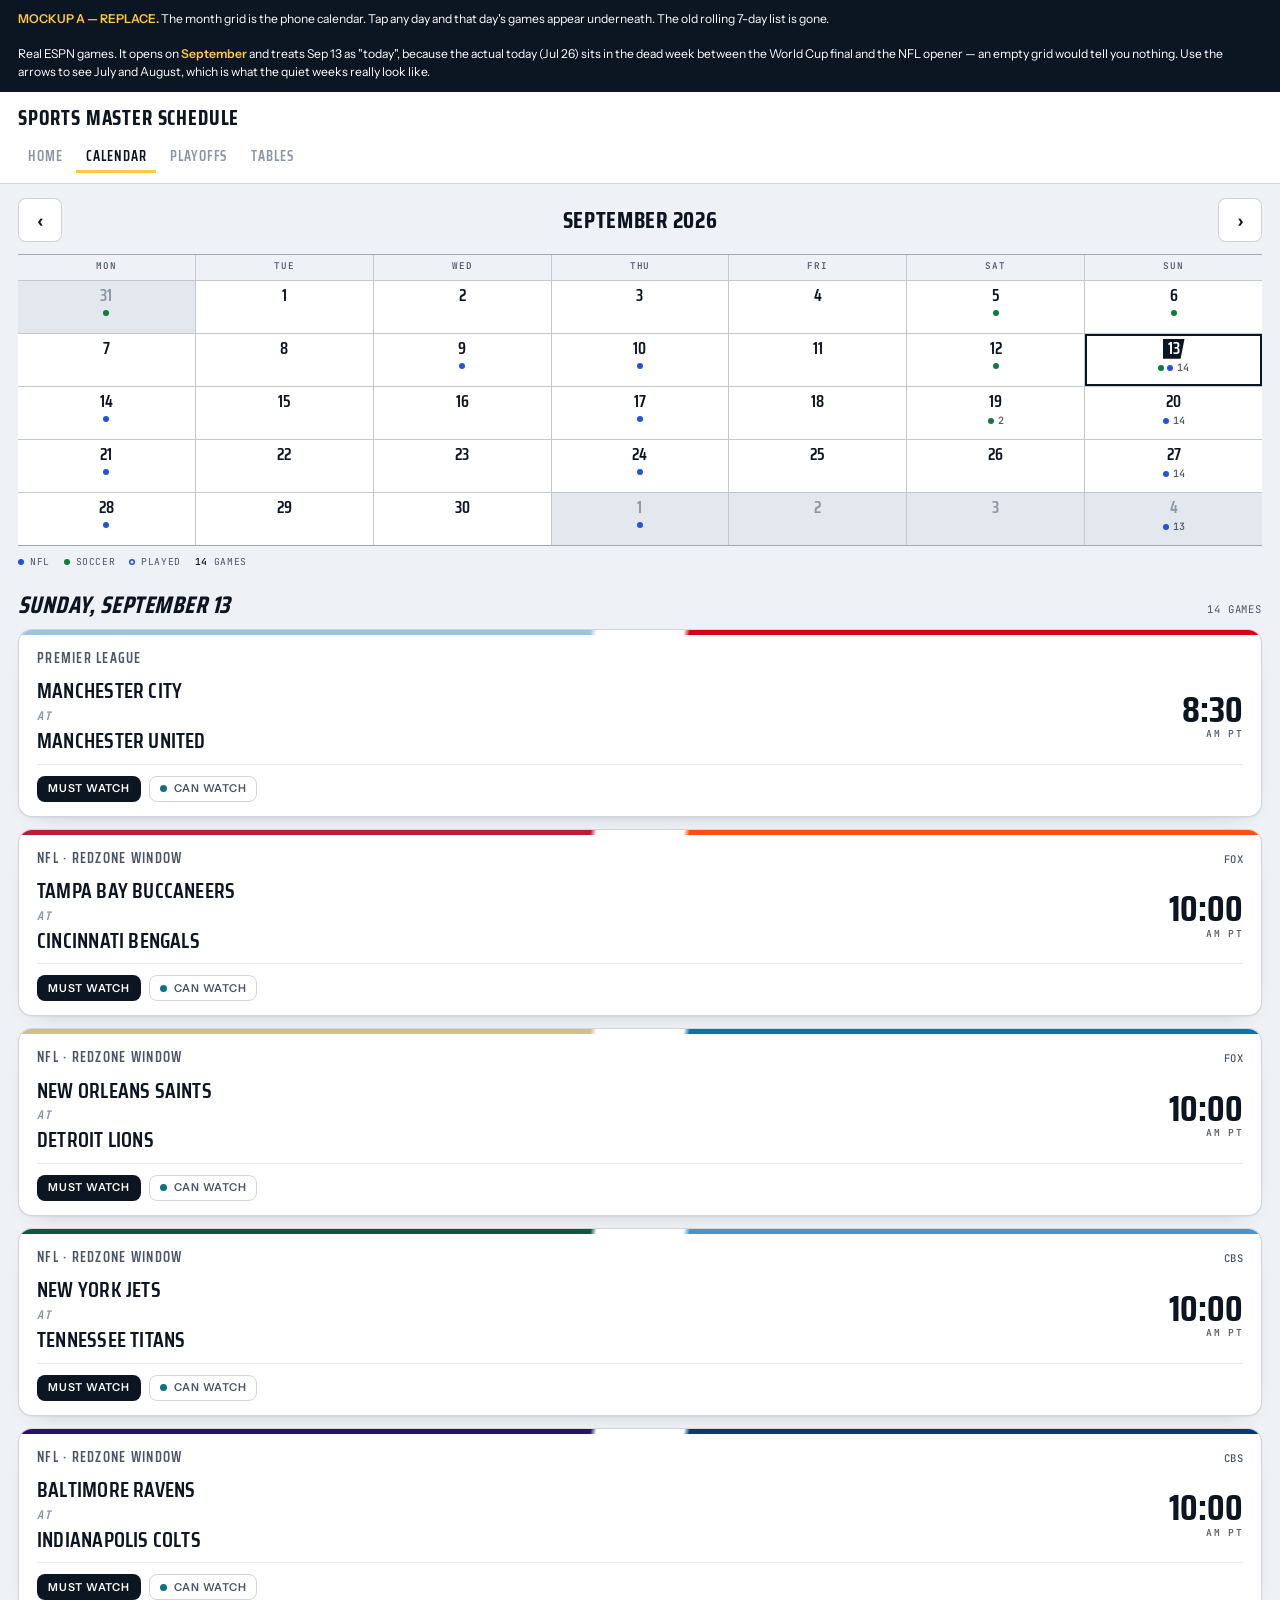
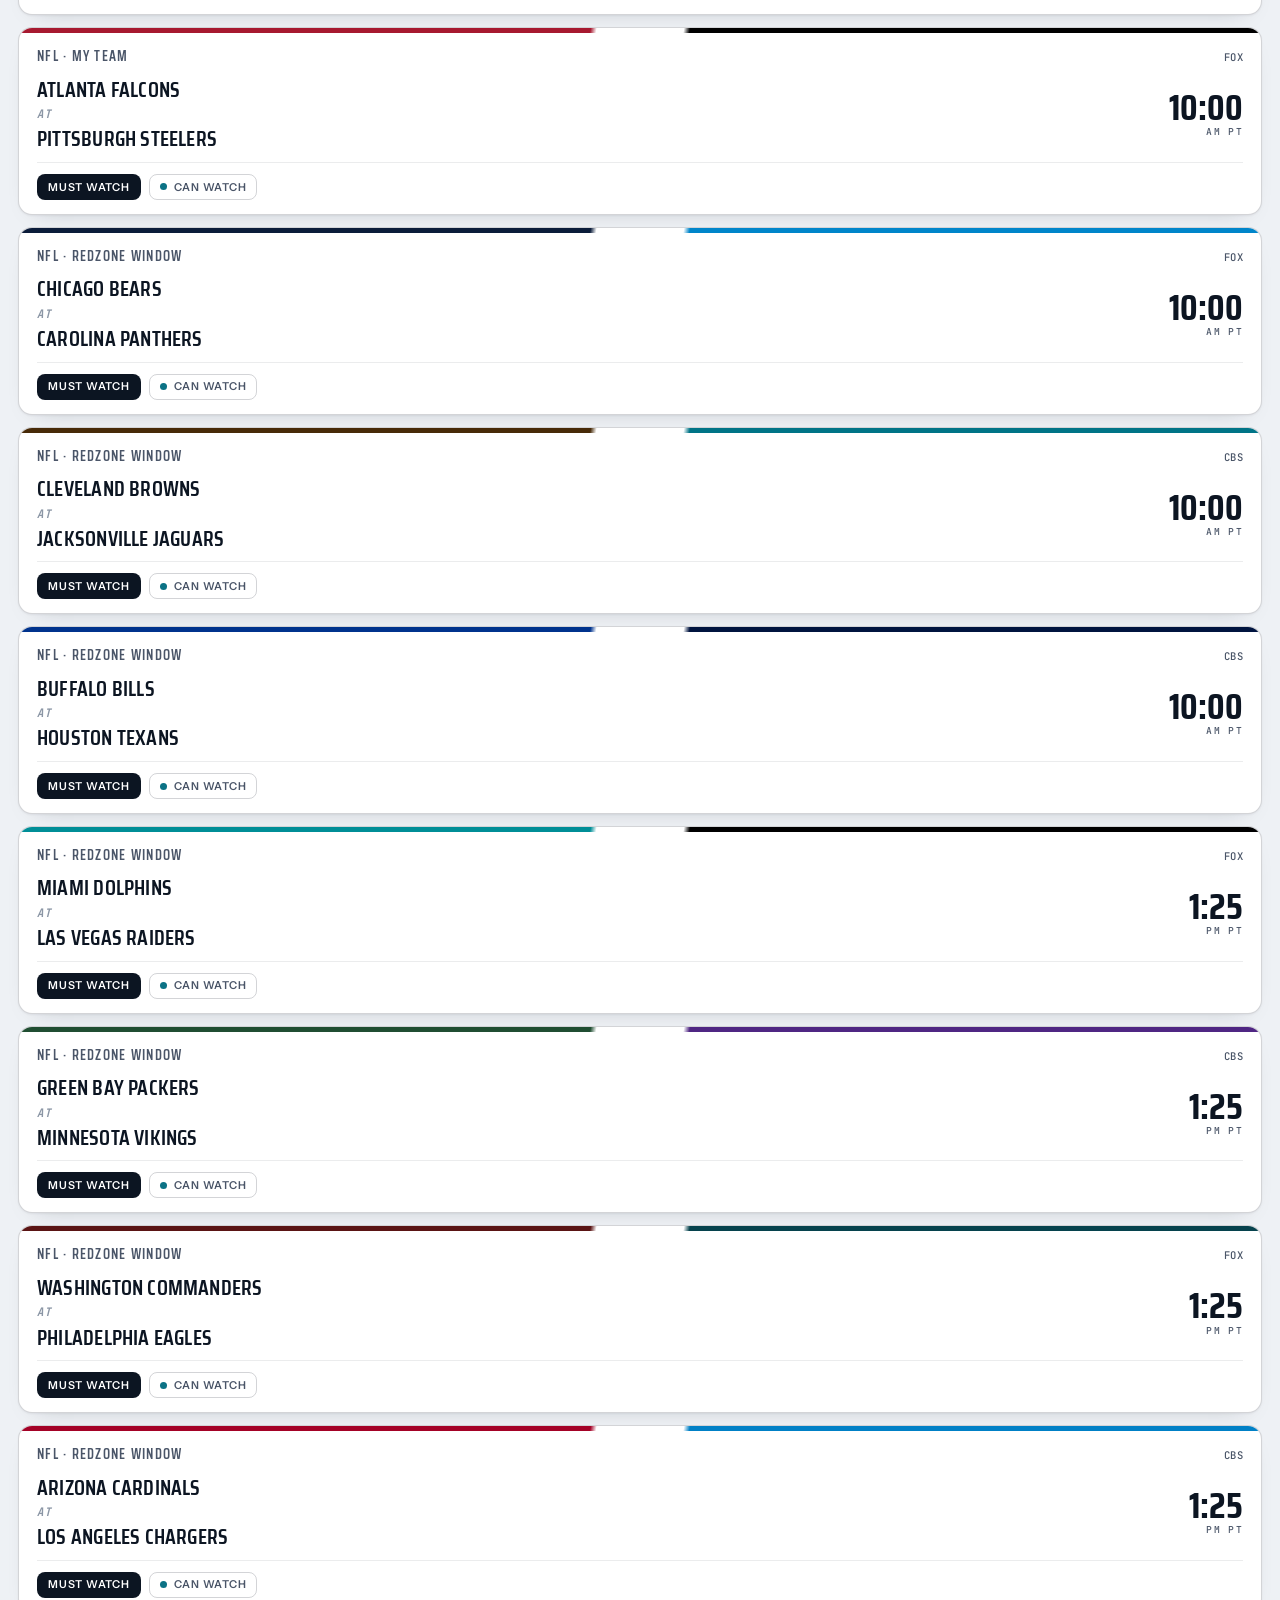
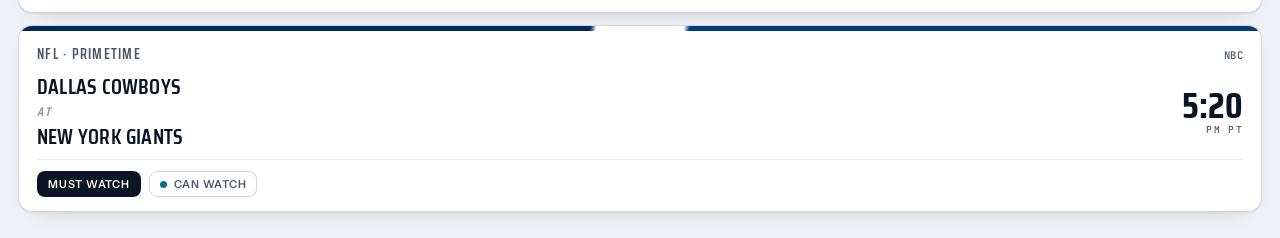
<file: docs/overnight/mockups/calendar-a-replace.html>
<!DOCTYPE html>
<!--
  MOCKUP A — "REPLACE": the month grid IS the phone calendar.

  Inert. Loads only its siblings in this folder; it never touches
  static/. Open it directly in a browser at a 390px width, or run
  tools/shoot-mockups.py to measure and screenshot it.
-->
<html lang="en">
<head>
<meta charset="utf-8">
<meta name="viewport" content="width=device-width, initial-scale=1">
<title>Mockup A — month grid replaces the 7-day list</title>
<link rel="stylesheet" href="fonts.css">
<link rel="stylesheet" href="calendar.css">
<style>
  /* Page-level reset only. Everything inside .phone is styled by
     calendar.css, which scopes the app's tokens to that element. */
  html, body { margin: 0; padding: 0; background: #EEF1F5; }
</style>
</head>
<body>

<div class="phone">
  <div class="mock-note">
    <b>MOCKUP A — REPLACE.</b> The month grid is the phone calendar. Tap any day and
    that day's games appear underneath. The old rolling 7-day list is gone.
    <br><br>
    Real ESPN games. It opens on <b>September</b> and treats Sep 13 as "today", because
    the actual today (Jul 26) sits in the dead week between the World Cup final and the
    NFL opener — an empty grid would tell you nothing. Use the arrows to see July and
    August, which is what the quiet weeks really look like.
  </div>

  <header class="mock-mast">
    <h1>Sports Master Schedule</h1>
    <nav class="mock-tabs">
      <span>Home</span><span class="on">Calendar</span><span>Playoffs</span><span>Tables</span>
    </nav>
  </header>

  <main id="view"></main>
</div>

<script src="data.js"></script>
<script src="calendar.js"></script>
<script>makeCalendar(document.getElementById("view"), "replace");</script>
</body>
</html>
</file>
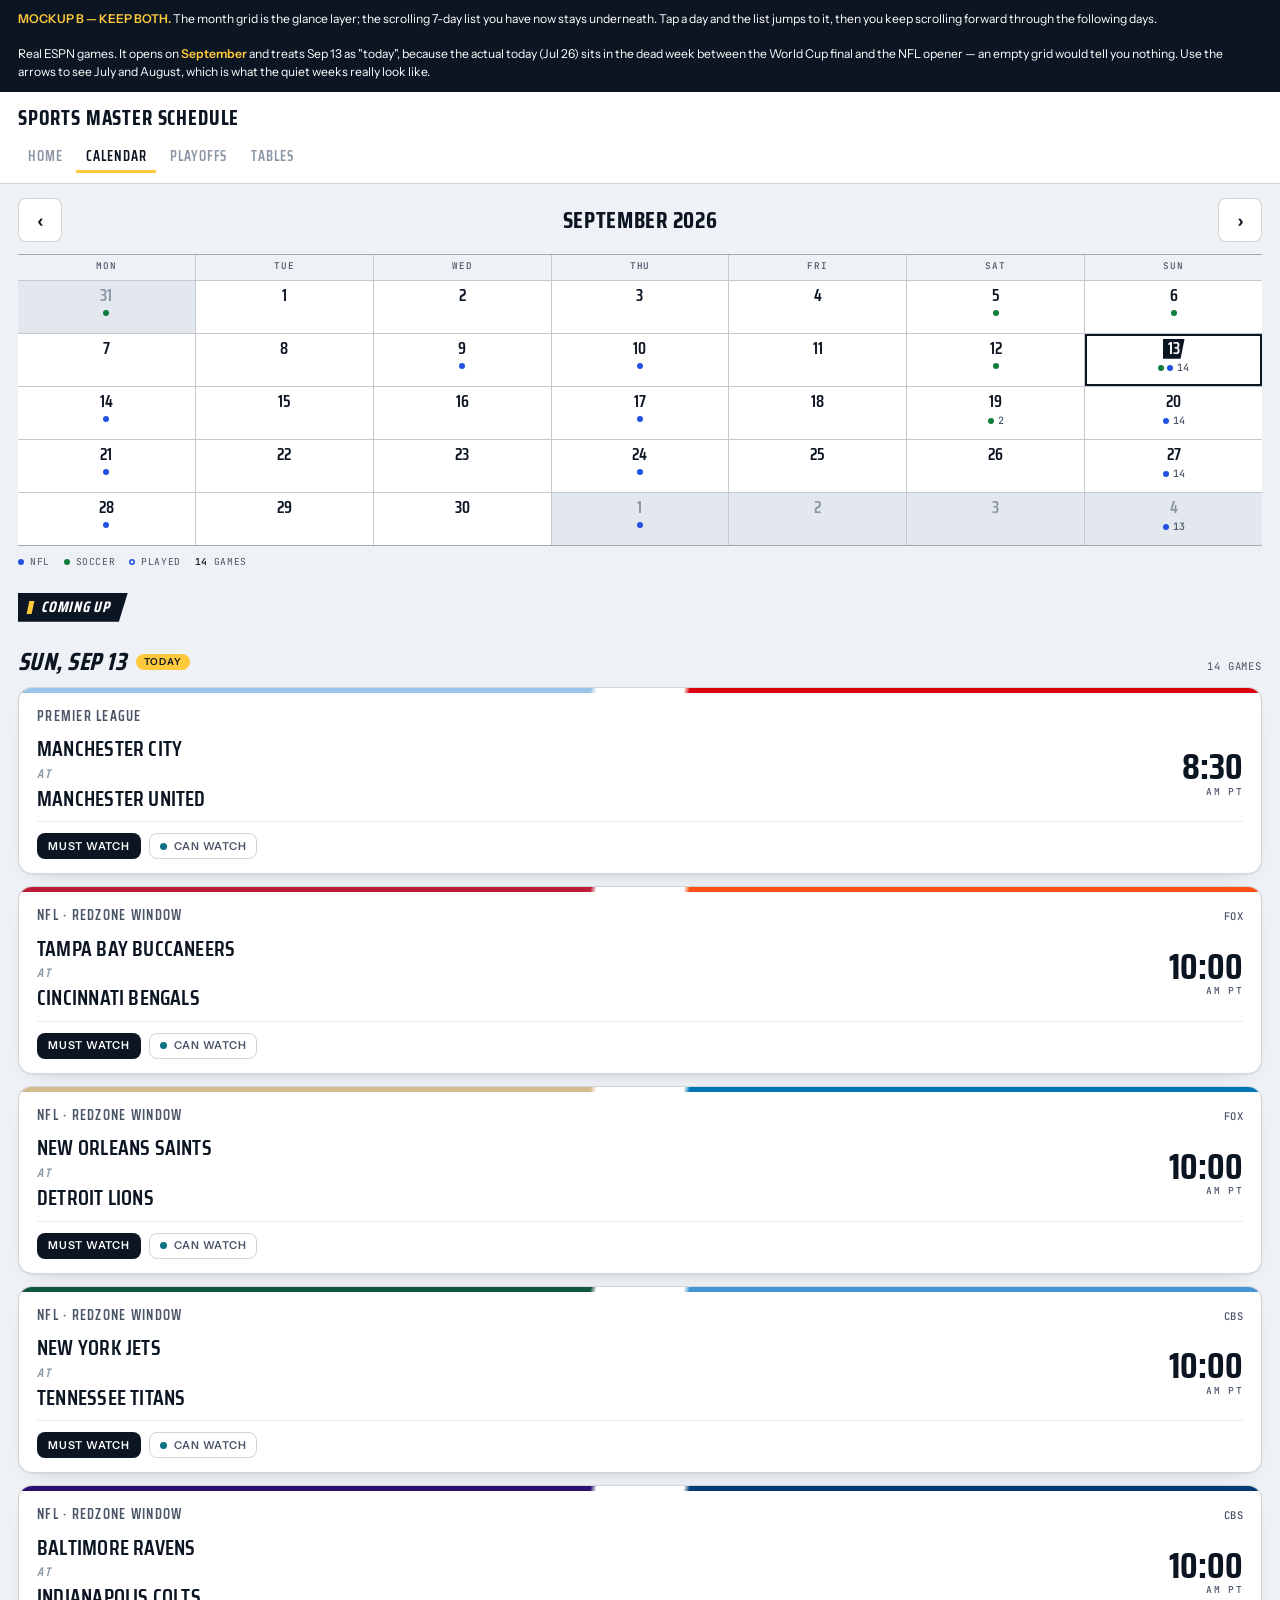
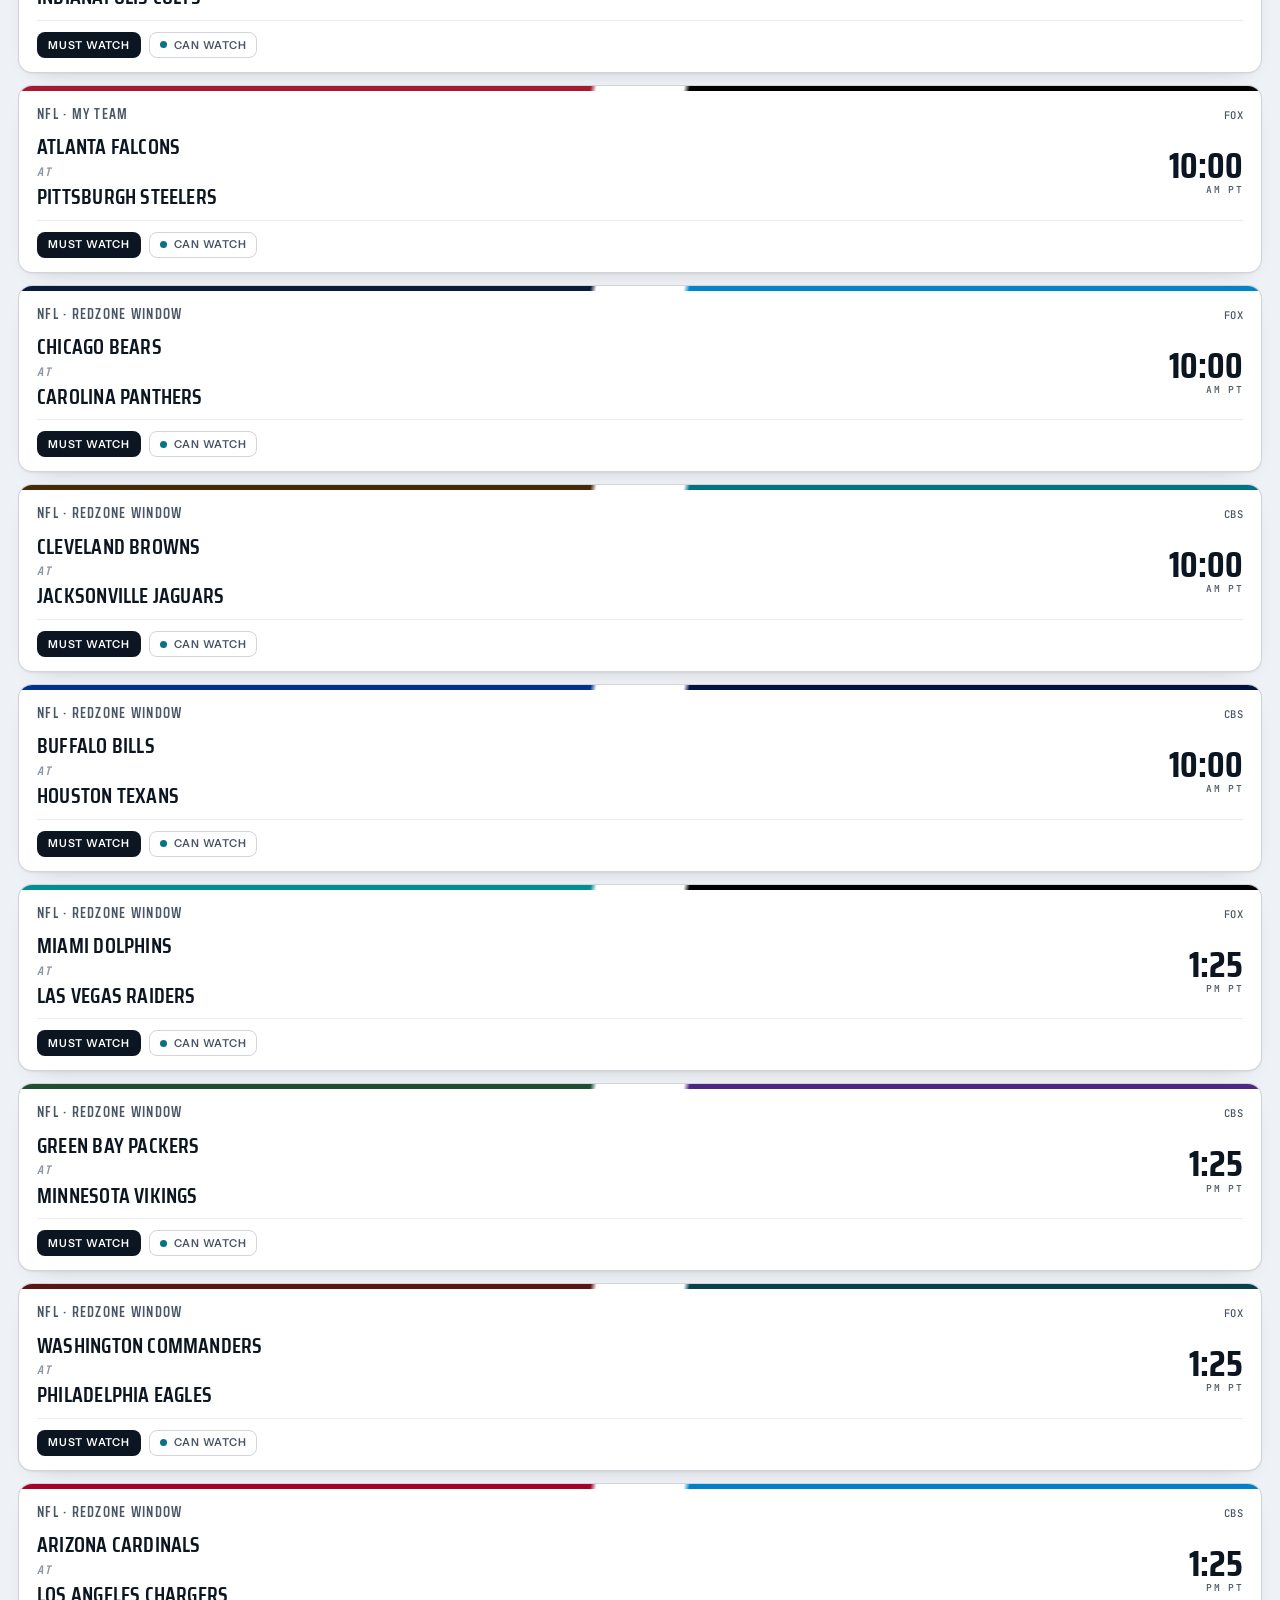
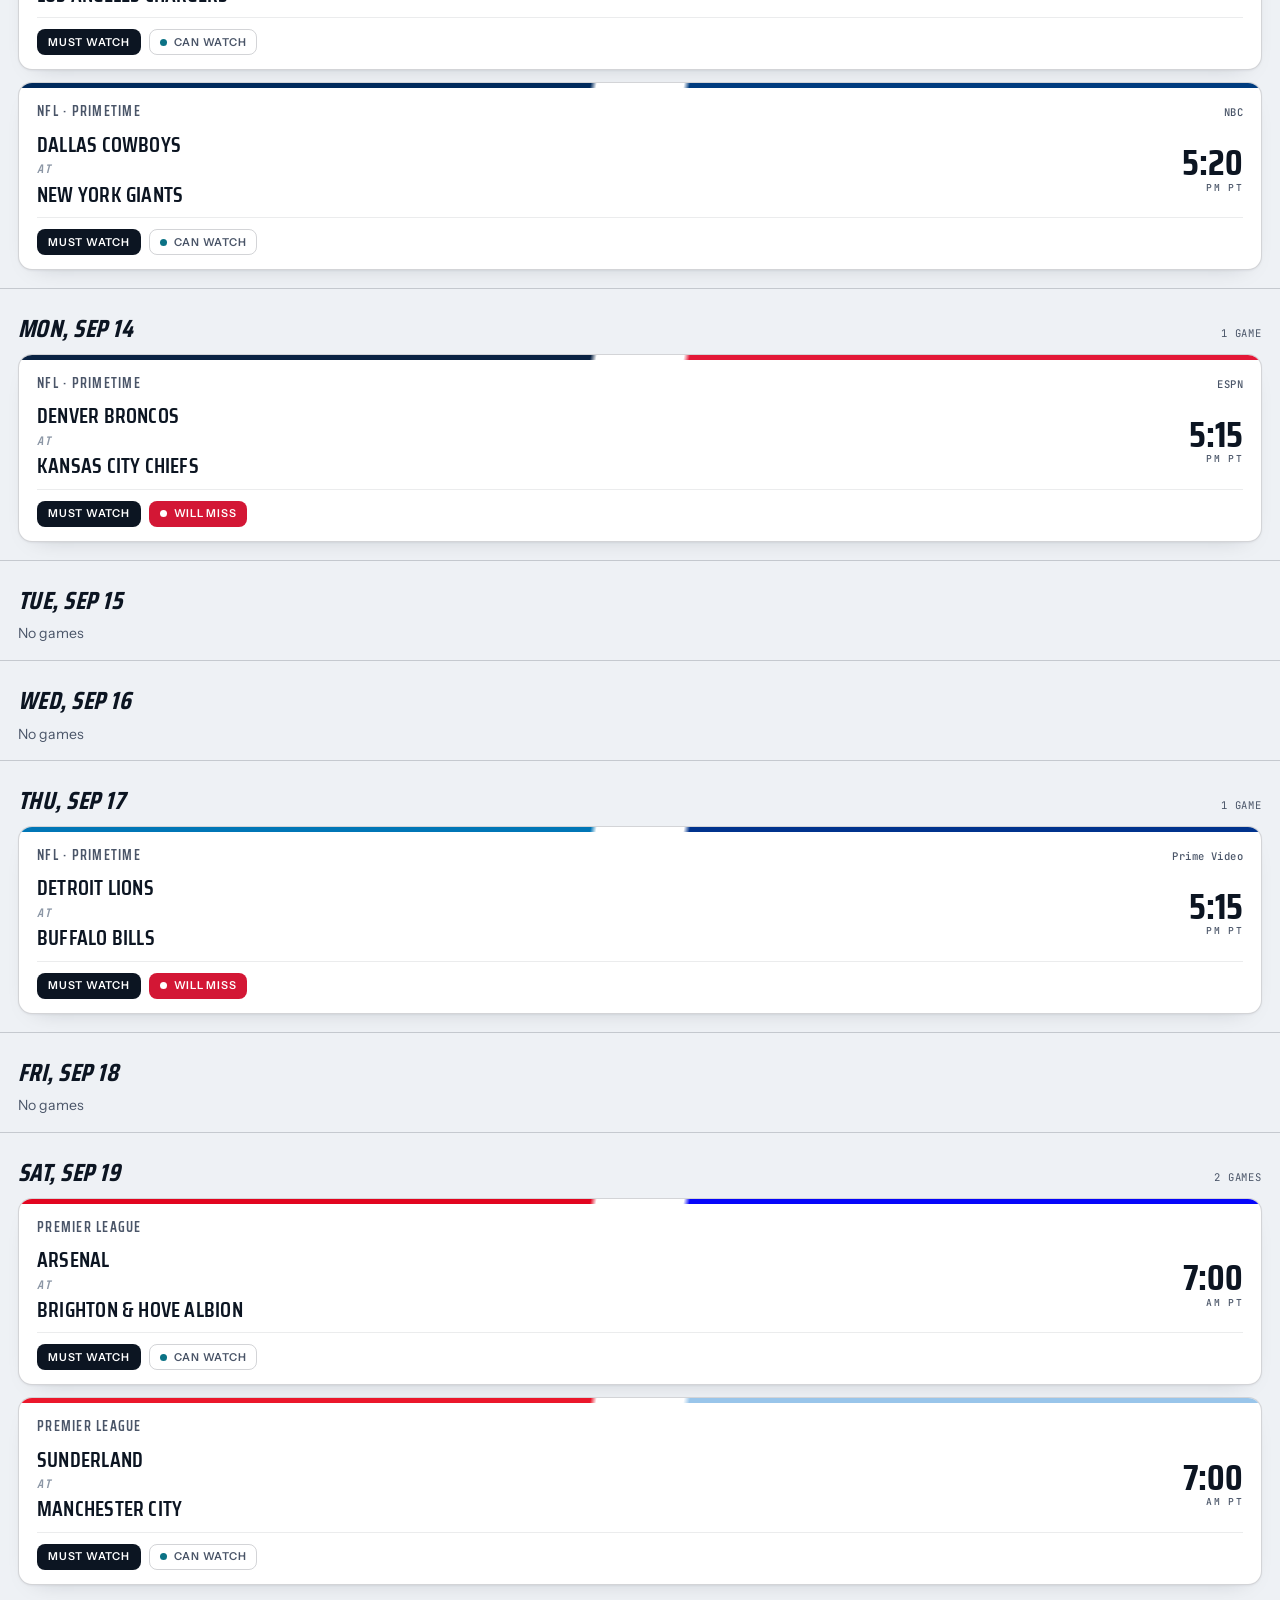
<file: docs/overnight/mockups/calendar-b-both.html>
<!DOCTYPE html>
<!--
  MOCKUP B — "KEEP BOTH": the month grid sits above the existing
  rolling 7-day list and acts as its navigator.

  Inert. Loads only its siblings in this folder; it never touches
  static/. Open it directly in a browser at a 390px width, or run
  tools/shoot-mockups.py to measure and screenshot it.
-->
<html lang="en">
<head>
<meta charset="utf-8">
<meta name="viewport" content="width=device-width, initial-scale=1">
<title>Mockup B — month grid above the 7-day list</title>
<link rel="stylesheet" href="fonts.css">
<link rel="stylesheet" href="calendar.css">
<style>
  /* Page-level reset only. Everything inside .phone is styled by
     calendar.css, which scopes the app's tokens to that element. */
  html, body { margin: 0; padding: 0; background: #EEF1F5; }
</style>
</head>
<body>

<div class="phone">
  <div class="mock-note">
    <b>MOCKUP B — KEEP BOTH.</b> The month grid is the glance layer; the scrolling
    7-day list you have now stays underneath. Tap a day and the list jumps to it,
    then you keep scrolling forward through the following days.
    <br><br>
    Real ESPN games. It opens on <b>September</b> and treats Sep 13 as "today", because
    the actual today (Jul 26) sits in the dead week between the World Cup final and the
    NFL opener — an empty grid would tell you nothing. Use the arrows to see July and
    August, which is what the quiet weeks really look like.
  </div>

  <header class="mock-mast">
    <h1>Sports Master Schedule</h1>
    <nav class="mock-tabs">
      <span>Home</span><span class="on">Calendar</span><span>Playoffs</span><span>Tables</span>
    </nav>
  </header>

  <main id="view"></main>
</div>

<script src="data.js"></script>
<script src="calendar.js"></script>
<script>makeCalendar(document.getElementById("view"), "both");</script>
</body>
</html>
</file>
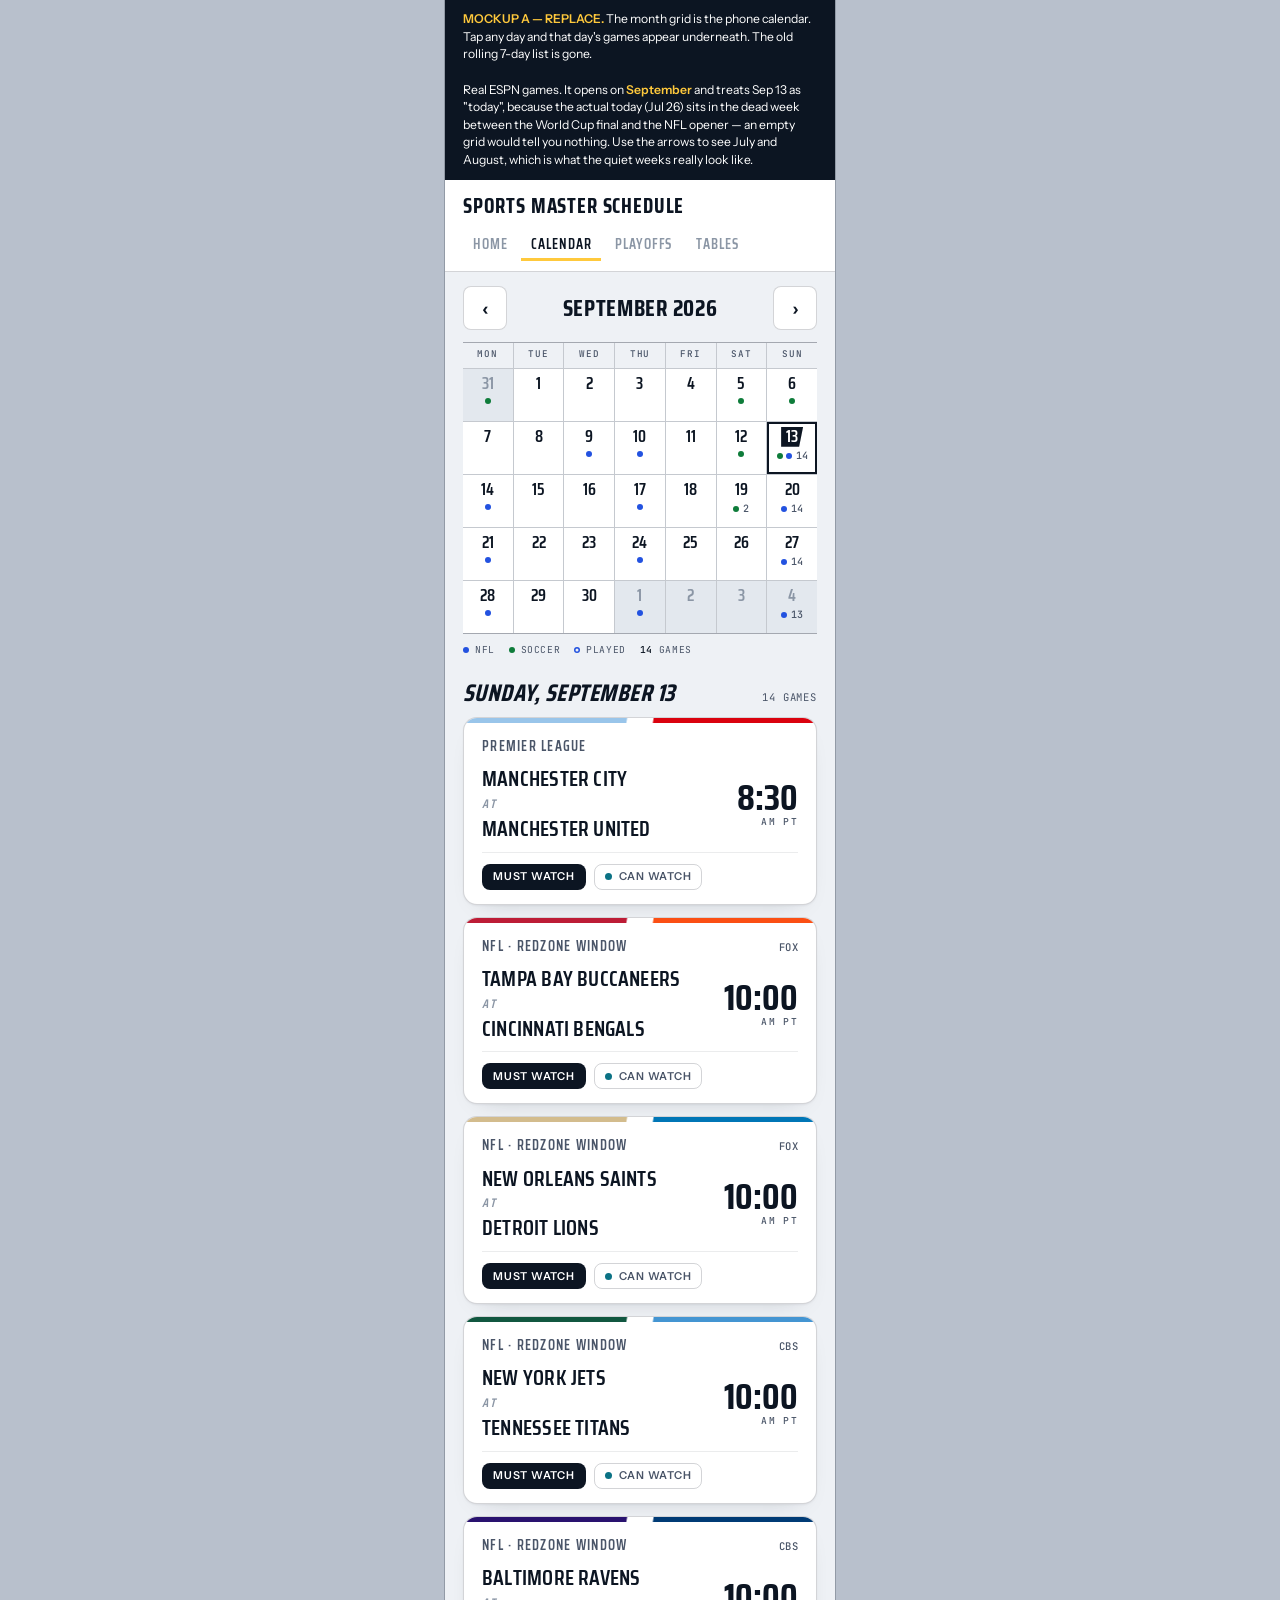
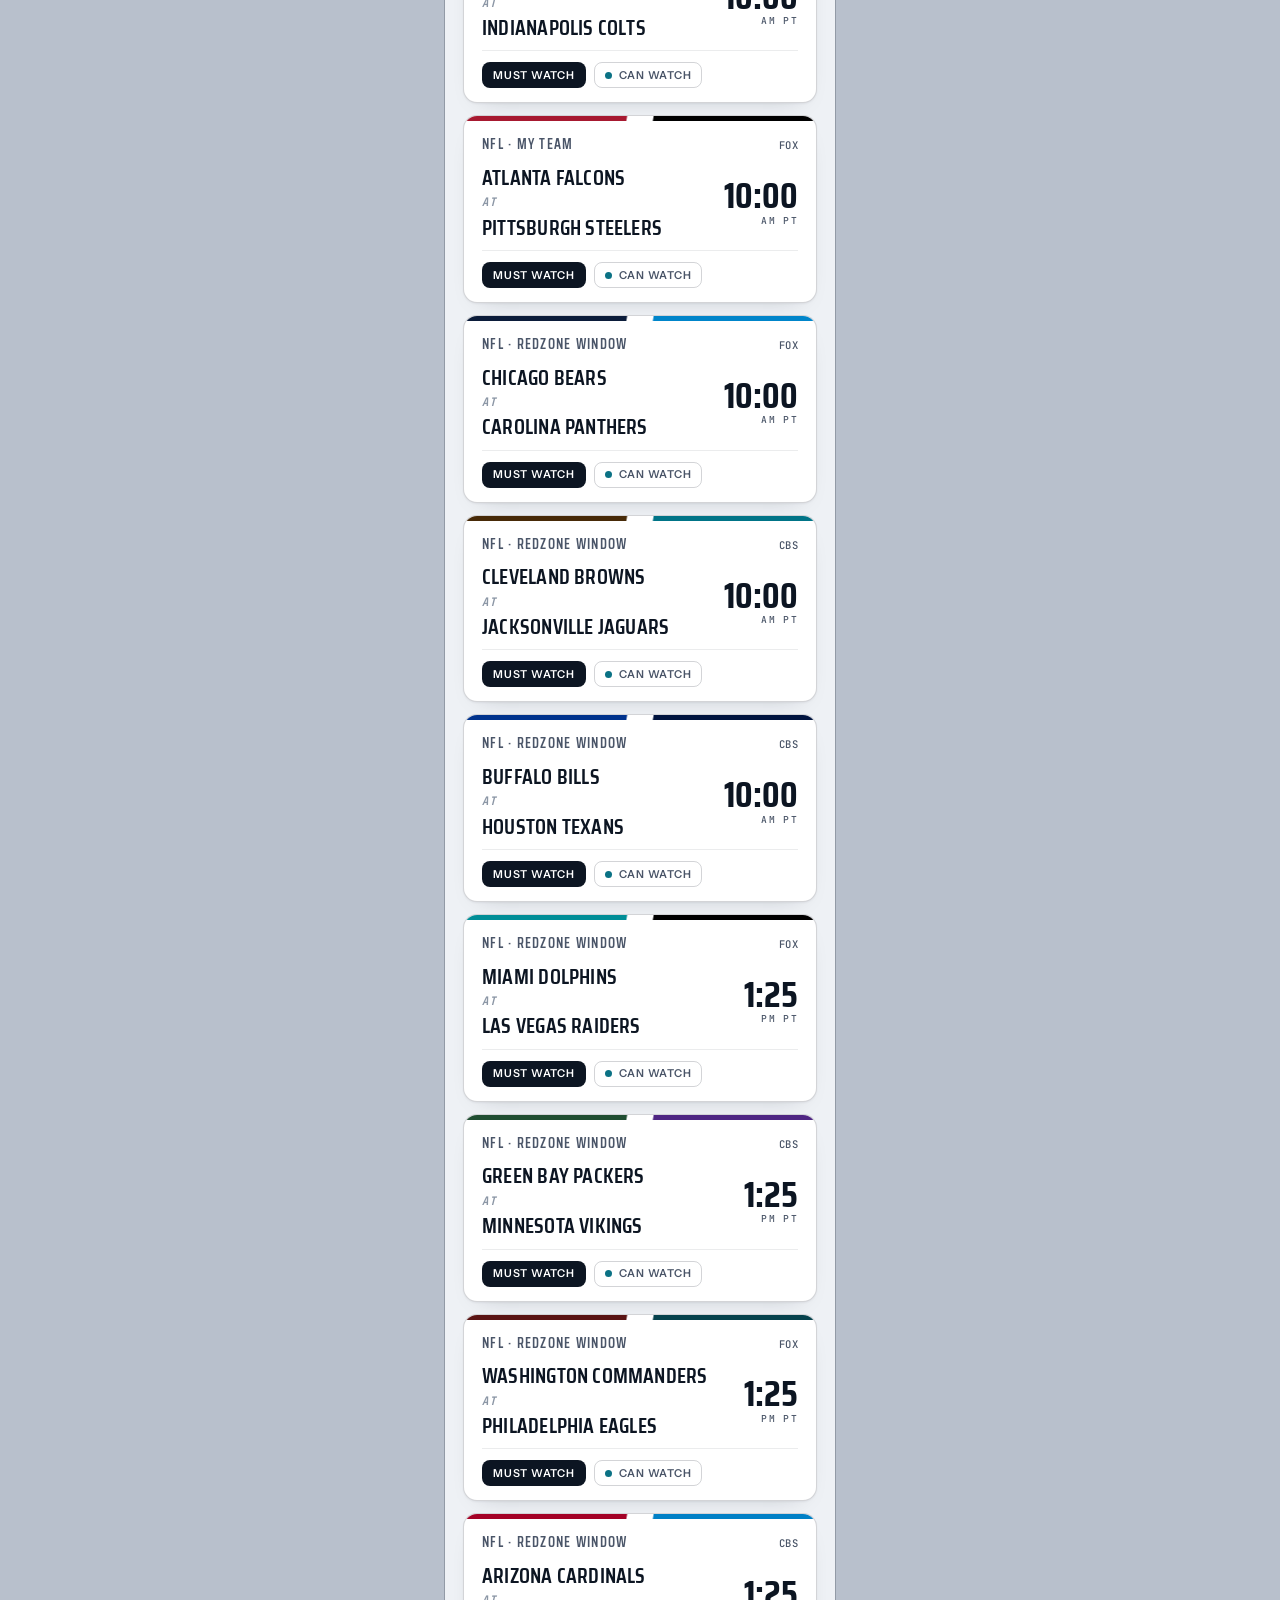
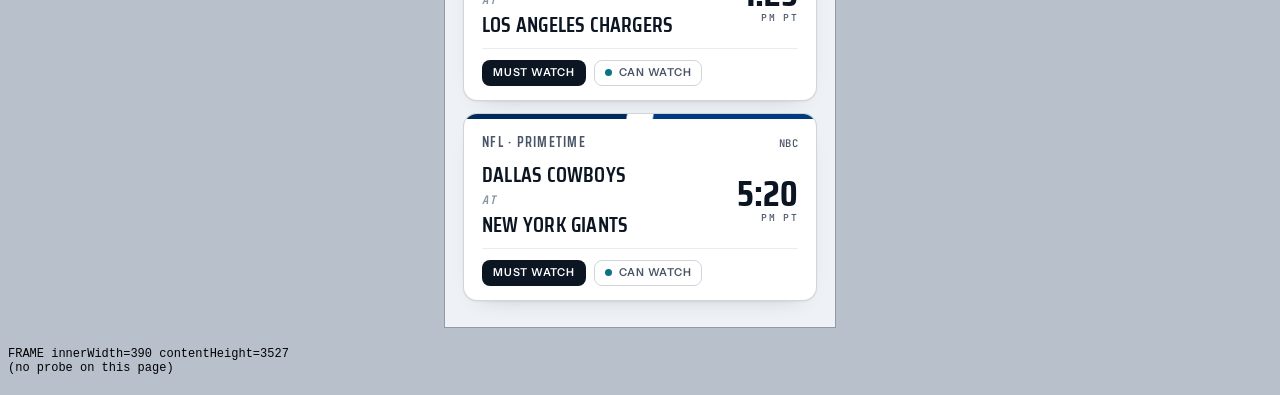
<file: docs/overnight/mockups/frame.html>
<!DOCTYPE html>
<!--
  FRAME — pins a mockup to a true phone width for headless work.

  Why this exists: `google-chrome --headless --window-size=390,844`
  does NOT give a 390px viewport. Chrome clamps its window to a 500px
  minimum on Linux, so every measurement and screenshot taken that way
  is silently 500px wide — wide enough to hide exactly the overflow
  bugs a phone pass is looking for (measured 2026-07-26: viewport 500).
  An iframe has no such clamp, so the page inside really does lay out
  at 390px.

  Same-origin is required to measure inside the frame, so serve this
  folder over HTTP rather than opening it as file:// —
  `tools/shoot-mockups.py` does that automatically.

  Usage: frame.html?w=390&src=<url-encoded page>
-->
<html lang="en">
<head>
<meta charset="utf-8">
<title>frame</title>
<style>
  html, body { margin: 0; padding: 0; background: #B8C0CC; }
  #stage {
    width: max-content;
    margin: 0 auto;
    background: #EEF1F5;
    box-shadow: 0 0 0 1px rgba(12,21,34,.22);
  }
  iframe { display: block; border: 0; }
</style>
</head>
<body>
<div id="stage"><iframe id="f" title="mockup"></iframe></div>
<pre id="frame-out" style="font:12px monospace;padding:8px"></pre>
<script>
(function () {
    var q = new URLSearchParams(location.search);
    var w = parseInt(q.get("w") || "390", 10);
    var src = q.get("src") || "calendar-a-replace.html";

    var f = document.getElementById("f");
    f.style.width = w + "px";
    f.style.height = "844px";

    f.addEventListener("load", function () {
        var doc = f.contentDocument;

        /* Grow the frame to its full content height so a viewport
           screenshot captures the whole page instead of the fold. */
        var h = Math.max(doc.documentElement.scrollHeight, doc.body.scrollHeight);
        f.style.height = h + "px";

        var inner = f.contentWindow.innerWidth;
        var probe = doc.getElementById("probe-out");
        document.getElementById("frame-out").textContent =
            "FRAME innerWidth=" + inner + " contentHeight=" + h + "\n" +
            (probe ? probe.textContent : "(no probe on this page)");
        document.title = "FRAME " + inner + "x" + h;
    });

    f.src = src;
})();
</script>
</body>
</html>
</file>
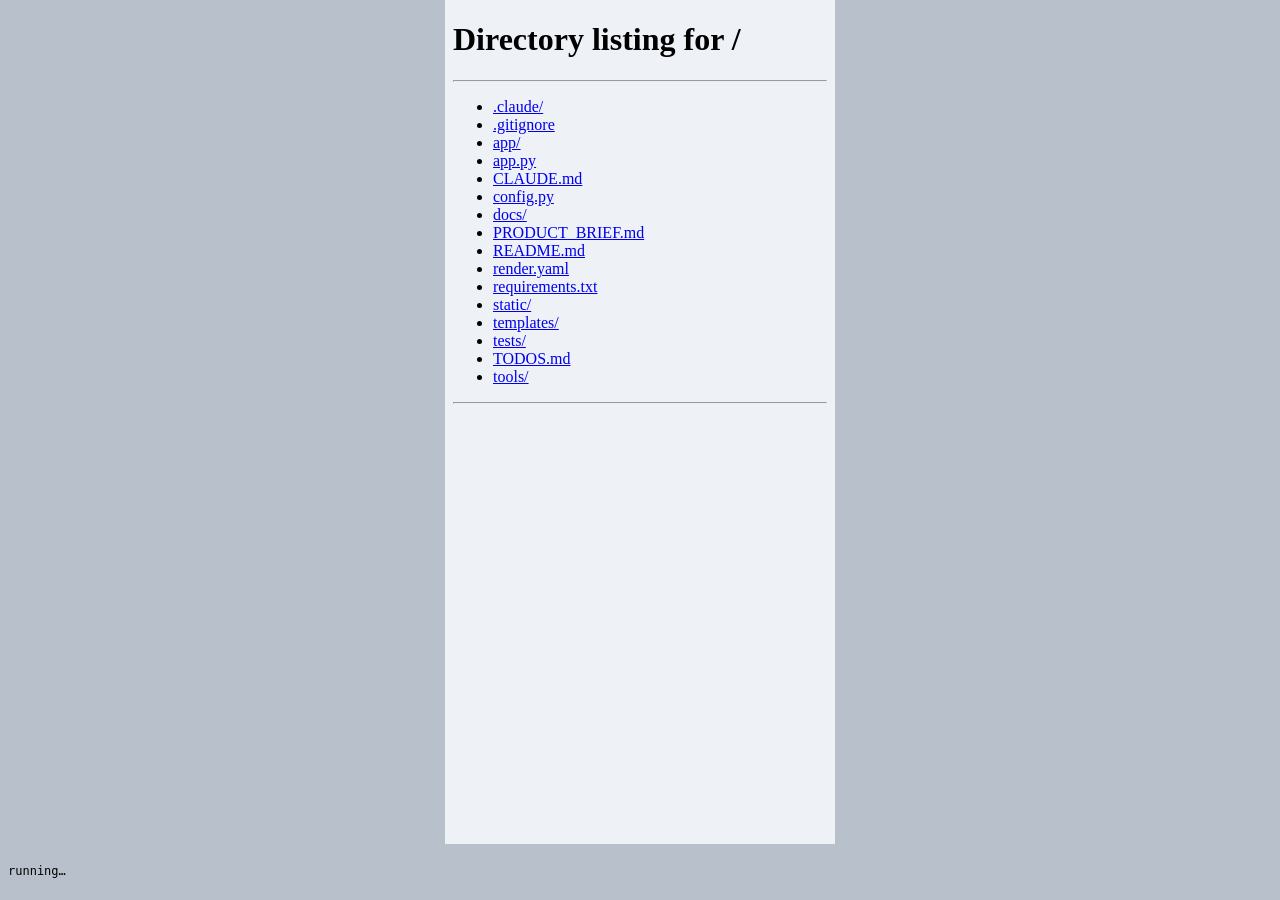
<file: docs/overnight/mockups/headline-variants.html>
<!DOCTYPE html>
<!--
  HEADLINE VARIANTS — two answers to "what headlines the Home page when
  there are no games today", built on top of the REAL app.

  Why this is not a hand-built mockup like calendar-a/b: the question here
  is "which of these two do you want", not "how does it feel to navigate",
  and a picture answers it completely. So instead of re-drawing the front
  page in a parallel stylesheet — which is how the calendar mockup ended up
  with Sunday-first weekday headers the real app never had — each variant
  is a TRANSFORMATION of the running app: real fonts, real tokens, real
  card component, real ESPN data. What you see is what shipping it looks
  like.

  Served through tools/shoot-headline-mockups.py, which proxies the app and
  this page through one origin (same trick as qa-chrome.html, and for the
  same two reasons: Chrome clamps its window to 500px on Linux, and reading
  into an iframe needs same origin).

  Usage: headline-variants.html?w=390&v=a   (a = promote the next game,
                                             b = season countdown board)
-->
<html lang="en">
<head>
<meta charset="utf-8">
<title>headline-variants</title>
<style>
  html, body { margin: 0; padding: 0; background: #B8C0CC; }
  #stage { width: max-content; margin: 0 auto; background: #EEF1F5; }
  iframe { display: block; border: 0; }
  pre { font: 12px monospace; padding: 8px; white-space: pre-wrap; }
</style>
</head>
<body>
<div id="stage"><iframe id="f" title="app under test"></iframe></div>
<pre id="qa-out">running…</pre>

<script>
(function () {
    var q = new URLSearchParams(location.search);
    var W = parseInt(q.get("w") || "390", 10);
    var V = (q.get("v") || "a").toLowerCase();

    var out = document.getElementById("qa-out");
    var f = document.getElementById("f");
    f.style.width = W + "px";
    f.style.height = "844px";

    function say(msg, ok) {
        out.textContent = msg;
        document.title = ok ? "VARIANT " + V.toUpperCase() : "VARIANT FAILED";
    }

    function waitFor(doc, sel, deadline, done) {
        if (doc.querySelector(sel)) return done(true);
        if (Date.now() > deadline) return done(false);
        setTimeout(function () { waitFor(doc, sel, deadline, done); }, 100);
    }

    f.addEventListener("load", function () {
        var doc = f.contentDocument;
        var win = f.contentWindow;

        /* Wait for the "next up" card, not merely the slate. Both variants
           exist only for the state where there are no games today but there
           IS a next fixture, and that card appearing is exactly that state.
           Waiting on `.fp-slate` instead raced the schedule fetch and made
           variant A fail on a cold cache while variant B passed on a warm
           one — same page, same code, different second. */
        waitFor(doc, ".fp-next", Date.now() + 30000, function (ready) {
            if (!ready) {
                return say("no 'next up' card appeared within 30s — either "
                           + "there are games today, or the schedule fetch "
                           + "did not finish", false);
            }

            /* The app's builders are true globals on its window, so the
               variants call the SAME code the page uses rather than a
               look-alike. If that ever stops being true, this fails loudly
               instead of quietly drawing something the app cannot. */
            if (!win.buildCard || !win.el) {
                return say("the app's builders are not reachable — did app.js "
                           + "move inside a closure?", false);
            }

            var next = win.nextBeyondWindow ||
                       (win.findNextGame && win.findNextGame(win.allGames));
            if (!next) {
                return say("no upcoming fixture in the loaded window — this "
                           + "variant has nothing to headline", false);
            }

            var colMain = doc.querySelector(".fp-col-main");
            var slate = doc.querySelector(".fp-slate");
            var strip = doc.querySelector(".fp-myteams-strip");
            var anchor = strip ? strip.parentNode.nextSibling : slate;

            if (V === "a") variantA(doc, win, colMain, slate, anchor, next);
            else variantB(doc, win, colMain, slate, anchor);

            /* Height is set after the transformation so the shot captures
               the whole page rather than the fold. */
            setTimeout(function () {
                var h = Math.max(doc.documentElement.scrollHeight,
                                 doc.body.scrollHeight);
                f.style.height = h + "px";
                say("variant " + V + " · viewport " + win.innerWidth +
                    "px · page " + h + "px", true);
            }, 300);
        });
    });

    /* ── A · The next game IS the main event ───────────────────────────
       The headline slot never goes empty: out of season it carries the
       next fixture at full marquee size, with the countdown under it. The
       small "next up" card SMS-2 added to the slate is removed, because
       two cards for one game reads as a bug. */
    function variantA(doc, win, colMain, slate, anchor, next) {
        var hero = win.el("div", "fp-block fp-hero");
        hero.appendChild(win.el("span", "sec-tag", "Next Up"));
        var card = win.buildCard(next);
        card.classList.add("game-card--marquee");
        hero.appendChild(card);
        hero.appendChild(win.el("div", "fp-hero-note",
            "Kicks off in " + win.countdownText(next.date)));
        colMain.insertBefore(hero, anchor);

        var small = slate.querySelector(".fp-next");
        if (small) {
            small.parentNode.replaceChild(
                win.el("div", "dp-empty", "Nothing else on until then."),
                small);
        }
    }

    /* ── B · A countdown board instead of a game ───────────────────────
       The honest read of an empty August is that no single fixture is the
       main event — the story is that three seasons are about to start. So
       the slot carries the openers, one row per competition, and the slate
       keeps its "next up" card untouched. */
    function variantB(doc, win, colMain, slate, anchor) {
        var css = doc.createElement("style");
        css.textContent = [
            ".fp-openers{display:flex;flex-direction:column;gap:1px;",
            "background:var(--rule-hl);border:1px solid var(--rule-hl);",
            "border-radius:var(--r-card);overflow:hidden}",
            ".fp-opener{display:grid;grid-template-columns:1fr auto;",
            "align-items:center;gap:10px;background:var(--surface);",
            "padding:14px 16px}",
            ".fp-opener-name{font-family:var(--f-display);font-weight:700;",
            "font-size:1.15rem;letter-spacing:.02em;text-transform:uppercase;",
            "line-height:1.05}",
            ".fp-opener-when{font-family:var(--f-mono);font-size:.68rem;",
            "letter-spacing:.1em;text-transform:uppercase;color:var(--ink-2);",
            "margin-top:3px}",
            ".fp-opener-days{font-family:var(--f-display);font-weight:700;",
            "font-size:2rem;line-height:.9;text-align:right}",
            ".fp-opener-days small{display:block;font-family:var(--f-mono);",
            "font-weight:400;font-size:.6rem;letter-spacing:.14em;",
            "color:var(--ink-2)}"
        ].join("");
        doc.head.appendChild(css);

        var block = win.el("div", "fp-block");
        block.appendChild(win.el("span", "sec-tag", "The Countdown"));
        var list = win.el("div", "fp-openers");
        openers(win).forEach(function (o) {
            var row = win.el("div", "fp-opener");
            var left = win.el("div", "");
            left.appendChild(win.el("div", "fp-opener-name", o.league));
            left.appendChild(win.el("div", "fp-opener-when",
                o.when + " · " + o.matchup));
            row.appendChild(left);
            var days = win.el("div", "fp-opener-days", String(o.days));
            var unit = doc.createElement("small");
            unit.textContent = o.days === 1 ? "day" : "days";
            days.appendChild(unit);
            row.appendChild(days);
            list.appendChild(row);
        });
        block.appendChild(list);
        colMain.insertBefore(block, anchor);
    }

    /* Earliest remaining fixture per competition.

       Three sources, all of them data the Home page ALREADY has in hand —
       which is the point: this board would need no new endpoint to ship.
         - allGames: whatever is inside the loaded month (empty in August,
           which is why the slot is empty in the first place);
         - nextBeyondWindow: the one lookahead fixture SMS-2 added;
         - the title race's `upcoming` list, which is how the page knows the
           Premier League restarts on 21 August even though that date is
           nowhere near the loaded window. */
    function openers(win) {
        var now = Date.now();
        var best = {};

        function offer(league, date, matchup) {
            var t = new Date(date).getTime();
            if (!(t > now)) return;
            if (!best[league] || t < best[league].t) {
                best[league] = { t: t, matchup: matchup };
            }
        }

        (win.allGames || []).forEach(function (g) {
            if (g.status !== "pre") return;
            offer(g.league_name || g.sport, g.date,
                  g.away_team.abbreviation + " at " + g.home_team.abbreviation);
        });
        if (win.nextBeyondWindow) {
            var n = win.nextBeyondWindow;
            offer(n.league_name || n.sport, n.date,
                  n.away_team.abbreviation + " at " + n.home_team.abbreviation);
        }
        (win.titleRacesData || []).forEach(function (race) {
            (race.contenders || []).forEach(function (c) {
                var first = (c.upcoming || [])[0];
                if (!first) return;
                offer(race.league_name || race.label, first.date,
                      c.team.abbr + (first.home ? " vs " : " at ") +
                      first.opponent);
            });
        });

        return Object.keys(best).map(function (k) {
            var t = new Date(best[k].t);
            return {
                league: k,
                days: Math.max(0, Math.ceil((best[k].t - now) / 86400000)),
                when: t.toLocaleDateString("en-US",
                    { weekday: "short", month: "short", day: "numeric" }),
                matchup: best[k].matchup
            };
        }).sort(function (a, b) { return a.days - b.days; }).slice(0, 4);
    }

    f.src = "/#front";
})();
</script>
</body>
</html>
</file>
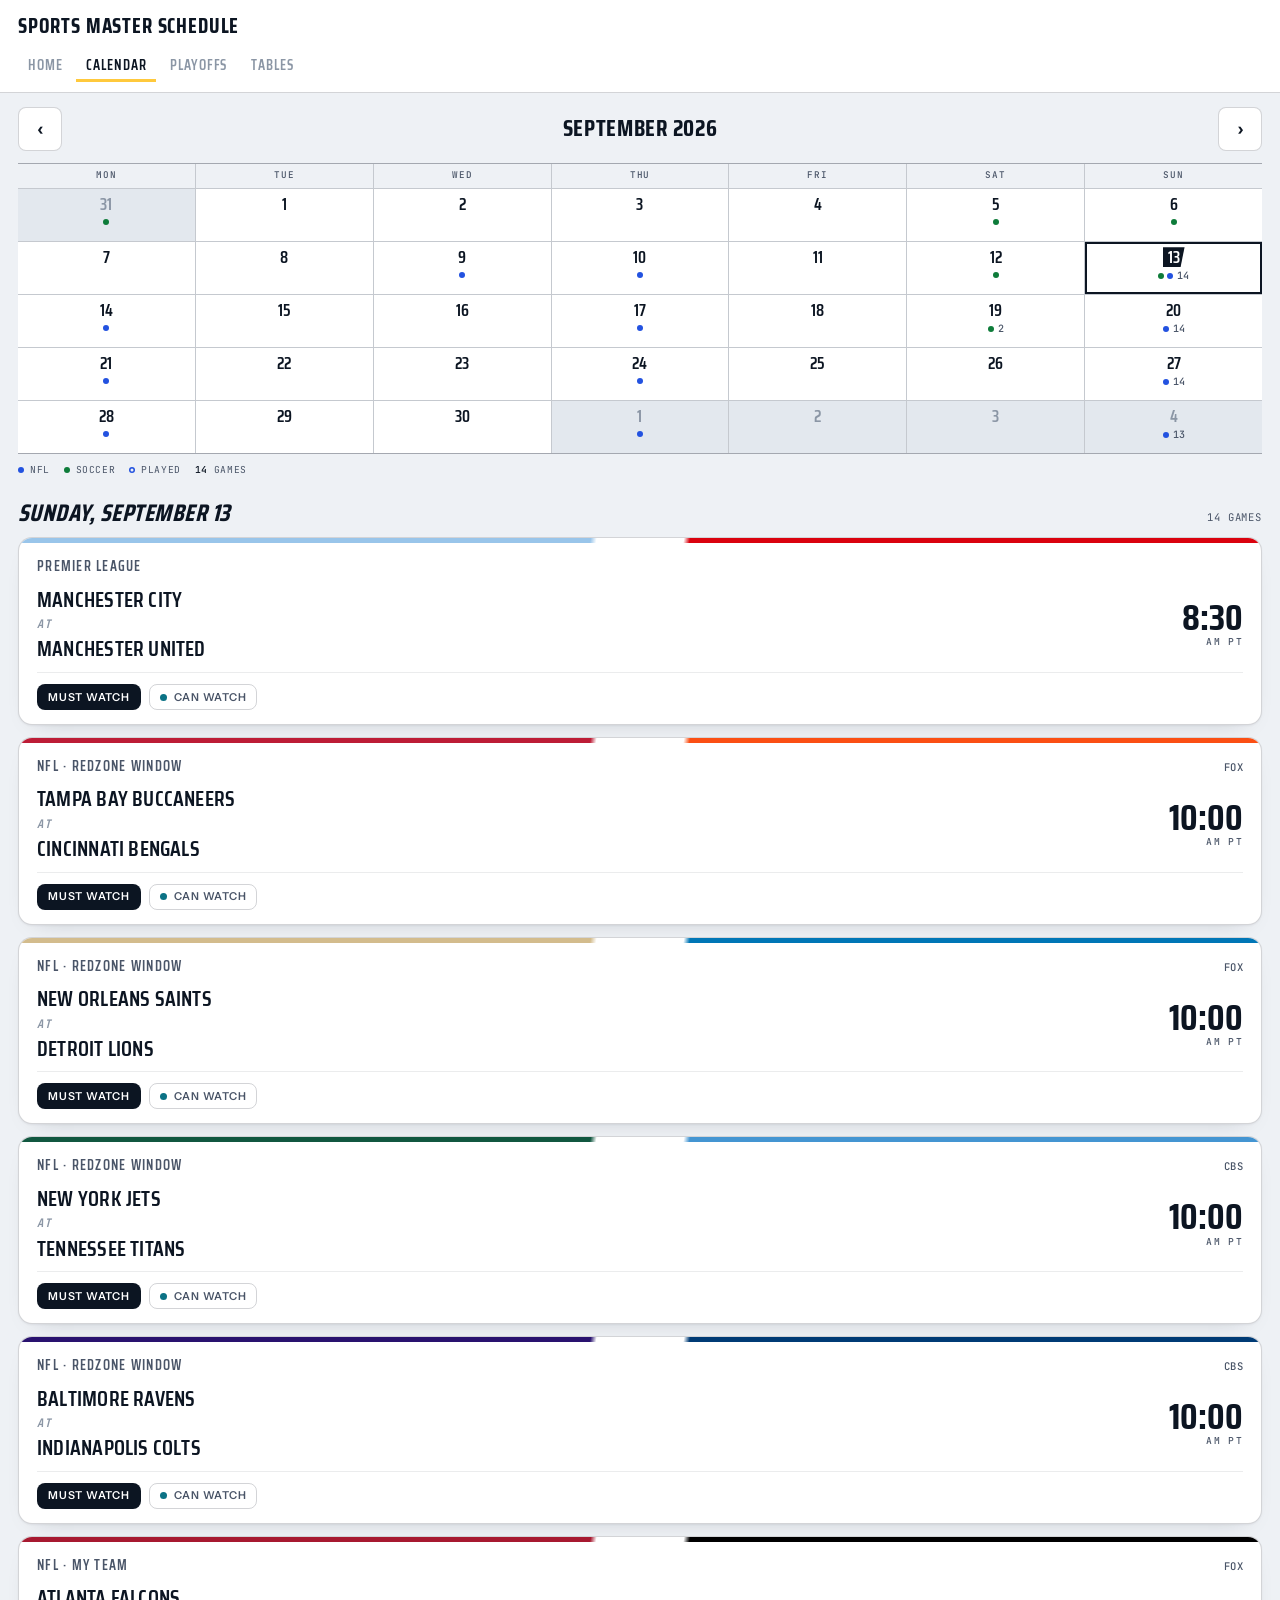
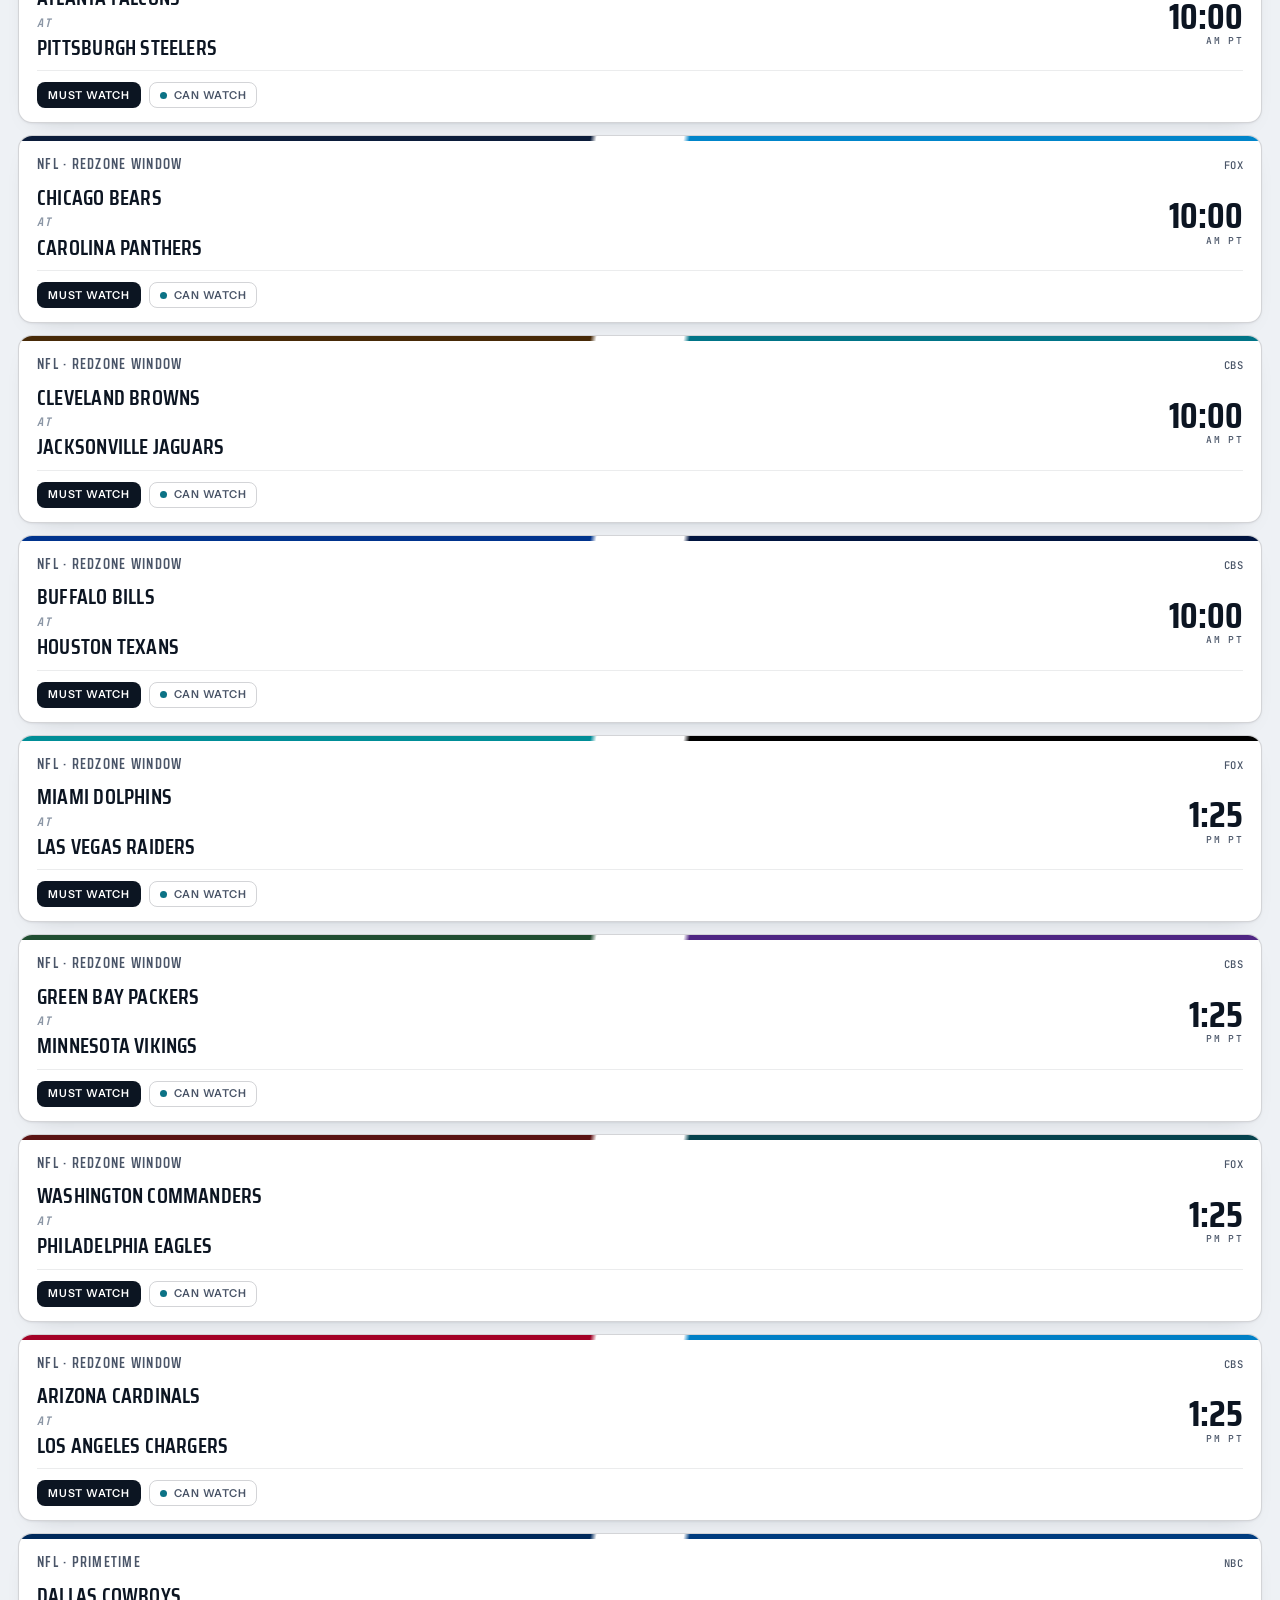
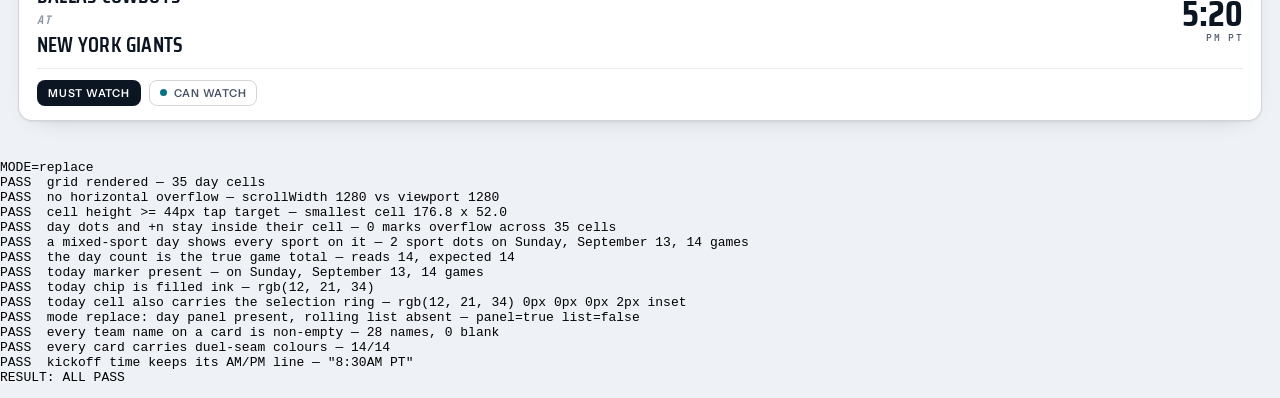
<file: docs/overnight/mockups/probe.html>
<!DOCTYPE html>
<!--
  PROBE — headless measurement harness for the two calendar mockups.

  Not a review surface. It loads exactly the same data/CSS/JS as the
  mockups, then MEASURES the rendered result and dumps the numbers into
  the DOM so `google-chrome --headless --dump-dom` can read them.

  Why measure at all (headless-qa rule 2): a DOM-existence check passes
  on a broken layout. The thing that can actually go wrong with a
  7-column grid on a 390px phone is geometry — cells too narrow to tap,
  dots overflowing their cell, or the page scrolling sideways — and none
  of those show up as a missing element.

  Usage:
    google-chrome --headless --window-size=390,844 \
      --dump-dom 'file:///.../probe.html?mode=replace'
-->
<html lang="en">
<head>
<meta charset="utf-8">
<meta name="viewport" content="width=device-width, initial-scale=1">
<title>probe</title>
<link rel="stylesheet" href="fonts.css">
<link rel="stylesheet" href="calendar.css">
</head>
<body>
<style>html, body { margin: 0; padding: 0; background: #EEF1F5; }</style>
<div class="phone">
<header class="mock-mast">
  <h1>Sports Master Schedule</h1>
  <nav class="mock-tabs">
    <span>Home</span><span class="on">Calendar</span><span>Playoffs</span><span>Tables</span>
  </nav>
</header>
<main id="view"></main>
</div>
<pre id="probe-out"></pre>

<script src="data.js"></script>
<script src="calendar.js"></script>
<script>
  var MODE = new URLSearchParams(location.search).get("mode") || "replace";
  makeCalendar(document.getElementById("view"), MODE);
</script>
<script>
(function () {
    var fails = [], notes = [];

    function check(name, ok, detail) {
        (ok ? notes : fails).push((ok ? "PASS  " : "FAIL  ") + name + " — " + detail);
    }

    var cells = document.querySelectorAll(".mg-cell");
    var grid  = document.querySelector(".month-grid");

    check("grid rendered", !!grid && cells.length >= 28,
          cells.length + " day cells");

    /* No sideways scroll. The single most damaging phone bug and the
       one a screenshot hides, because the shot is clipped to the
       viewport width. */
    check("no horizontal overflow",
          document.documentElement.scrollWidth <= window.innerWidth,
          "scrollWidth " + document.documentElement.scrollWidth +
          " vs viewport " + window.innerWidth);

    /* Every cell is a tap target. 44px is the app's own --tap-min; a
       50px-wide cell cannot also be 44px tall unless we say so, hence
       the min-height in the CSS. Width is allowed to be narrower than
       44 because seven columns will not fit otherwise — the vertical
       dimension is what carries the tap. */
    var minH = Infinity, minW = Infinity;
    cells.forEach(function (c) {
        var r = c.getBoundingClientRect();
        if (r.height < minH) minH = r.height;
        if (r.width  < minW) minW = r.width;
    });
    check("cell height >= 44px tap target", minH >= 44,
          "smallest cell " + minW.toFixed(1) + " x " + minH.toFixed(1));

    /* Dots and the "+n" label must stay inside their cell.
       MEASURE EACH CHILD, NOT THE ROW. The first version of this check
       measured the .mg-dots container and reported 0 overflow while the
       "+10" label was visibly clipped in the screenshot: the row is a
       nowrap flex container, so its own box stays put while its children
       spill past the edge. Exactly headless-qa rule 2 — a green check
       on a broken layout. */
    var overflow = 0, worst = "";
    cells.forEach(function (c) {
        var cr = c.getBoundingClientRect();
        c.querySelectorAll(".mg-dots > *").forEach(function (kid) {
            var kr = kid.getBoundingClientRect();
            if (kr.left < cr.left - 0.5 || kr.right > cr.right + 0.5) {
                overflow++;
                worst = c.getAttribute("aria-label") + " / " +
                        (kid.textContent || kid.className);
            }
        });
    });
    check("day dots and +n stay inside their cell", overflow === 0,
          overflow === 0 ? "0 marks overflow across " + cells.length + " cells"
                         : overflow + " overflow, e.g. " + worst);

    /* The glance layer must not hide a sport. Sun Sep 13 holds both a
       Premier League fixture and a full NFL slate; if its cell shows
       one dot, the dedupe has regressed to first-n-games. */
    var busy = null;
    cells.forEach(function (c) {
        var lbl = c.getAttribute("aria-label") || "";
        if (lbl.indexOf("September 13") !== -1) busy = c;
    });
    check("a mixed-sport day shows every sport on it",
          !!busy && busy.querySelectorAll(".mg-dot").length >= 2,
          busy ? busy.querySelectorAll(".mg-dot").length + " sport dots on " +
                 busy.getAttribute("aria-label") : "Sep 13 cell not found");

    /* And the count must be the real total, not the number of dots. */
    check("the day count is the true game total",
          !!busy && busy.querySelector(".mg-more") &&
          busy.querySelector(".mg-more").textContent === "14",
          busy && busy.querySelector(".mg-more")
              ? "reads " + busy.querySelector(".mg-more").textContent + ", expected 14"
              : "no count rendered");

    /* Today and selection must both be visible, and on the same cell
       they must not cancel each other out. */
    var today = document.querySelector(".mg-cell.is-today");
    check("today marker present", !!today,
          today ? "on " + today.getAttribute("aria-label") : "missing");
    if (today) {
        var num = today.querySelector(".mg-num");
        var bg = getComputedStyle(num).backgroundColor;
        check("today chip is filled ink", bg !== "rgba(0, 0, 0, 0)", bg);
        check("today cell also carries the selection ring",
              getComputedStyle(today).boxShadow.indexOf("inset") !== -1,
              getComputedStyle(today).boxShadow);
    }

    /* Mode-specific: the whole point of the fork. */
    var list  = document.querySelector(".mobile-calendar");
    var panel = document.querySelector(".day-panel");
    if (MODE === "replace") {
        check("mode replace: day panel present, rolling list absent",
              !!panel && !list, "panel=" + !!panel + " list=" + !!list);
    } else {
        check("mode both: rolling list present, day panel absent",
              !!list && !panel, "list=" + !!list + " panel=" + !!panel);
        check("mode both: list shows 7 days",
              document.querySelectorAll(".mobile-day").length === 7,
              document.querySelectorAll(".mobile-day").length + " days");
    }

    /* Cards must render real content, not empty shells. Every team name
       node has to be non-empty — an all-blank card still satisfies a
       plain "does .game-card exist" check. */
    var names = document.querySelectorAll(".up-name, .sb-name");
    var blank = 0;
    names.forEach(function (n) { if (!n.textContent.trim()) blank++; });
    check("every team name on a card is non-empty",
          names.length > 0 && blank === 0,
          names.length + " names, " + blank + " blank");

    /* The duel seam is the design signature; a card whose seam colours
       never resolved would silently show the sport fallback. */
    var seamed = 0;
    document.querySelectorAll(".game-card").forEach(function (c) {
        if (c.style.getPropertyValue("--seam-a")) seamed++;
    });
    check("every card carries duel-seam colours",
          seamed === document.querySelectorAll(".game-card").length,
          seamed + "/" + document.querySelectorAll(".game-card").length);

    /* Kickoff time must have both a number and a meridiem line — the
       U+202F narrow-space trap eats the second half silently. */
    var t = document.querySelector(".up-time");
    check("kickoff time keeps its AM/PM line",
          !!t && !!t.querySelector("small") &&
          /(AM|PM) PT/.test(t.querySelector("small").textContent),
          t ? JSON.stringify(t.textContent.trim()) : "none");

    var out = document.getElementById("probe-out");
    out.textContent = "MODE=" + MODE + "\n" +
        fails.concat(notes).join("\n") + "\n" +
        (fails.length ? "RESULT: " + fails.length + " FAILED" : "RESULT: ALL PASS");
    document.title = fails.length ? "PROBE FAIL" : "PROBE PASS";
})();
</script>
</body>
</html>
</file>
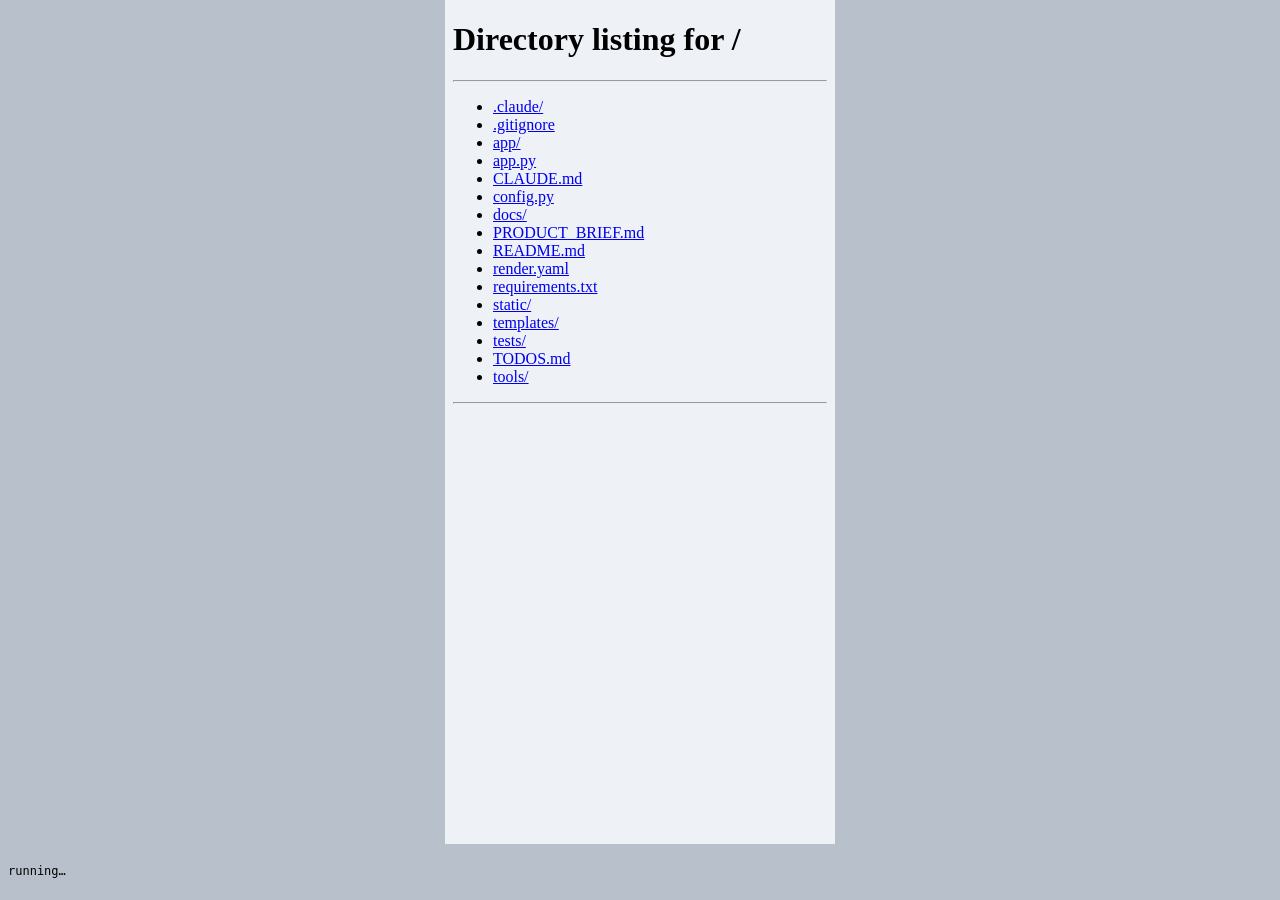
<file: docs/overnight/mockups/qa-cards.html>
<!DOCTYPE html>
<!--
  QA-CARDS — measures the REAL game cards at a true phone width.

  The question this answers is "how much of a game card survives 390px", and
  it is asked because a picture already suggested the answer: the SMS-5
  banner shot showed "CAROLINA PANTHE…" where the small card fits "CAR".

  The asserts are about LOST INFORMATION, not tidiness:

    - text that is cut with no ellipsis — silently gone, and a screenshot
      cannot show it because the missing words are outside the image;
    - text cut WITH an ellipsis — deliberate, but still a fact you cannot
      read on your phone, so it is counted and reported rather than passed
      over;
    - anything that spills outside its own card;
    - the expanded state, reached through the app's own click handler,
      because half a card's content only exists there.

  Served through tools/qa-phone-cards.py, which proxies the app and this page
  through one origin (Chrome clamps its window to 500px on Linux; reading
  into the pinned iframe needs same origin).

  Usage: qa-cards.html?w=390
-->
<html lang="en">
<head>
<meta charset="utf-8">
<title>qa-cards</title>
<style>
  html, body { margin: 0; padding: 0; background: #B8C0CC; }
  #stage { width: max-content; margin: 0 auto; background: #EEF1F5; }
  iframe { display: block; border: 0; }
  pre { font: 12px monospace; padding: 8px; white-space: pre-wrap; }
</style>
</head>
<body>
<div id="stage"><iframe id="f" title="app under test"></iframe></div>
<pre id="qa-out">running…</pre>

<script>
(function () {
    var q = new URLSearchParams(location.search);
    var W = parseInt(q.get("w") || "390", 10);
    var EXPAND = q.get("expand") === "1";   /* shot mode: leave one card open */

    var out = document.getElementById("qa-out");
    var f = document.getElementById("f");
    f.style.width = W + "px";
    f.style.height = "844px";

    var fails = [], notes = [];
    function check(name, ok, detail) {
        (ok ? notes : fails).push((ok ? "PASS  " : "FAIL  ") + name + " — " + detail);
    }
    function finish() {
        out.textContent = fails.concat(notes).join("\n") + "\n" +
            (fails.length ? "RESULT: " + fails.length + " FAILED" : "RESULT: ALL PASS");
        document.title = fails.length ? "QA FAIL" : "QA PASS";
    }
    function waitFor(doc, sel, deadline, done) {
        if (doc.querySelector(sel)) return done(true);
        if (Date.now() > deadline) return done(false);
        setTimeout(function () { waitFor(doc, sel, deadline, done); }, 100);
    }

    function label(n) {
        var cls = n.className ? "." + String(n.className).split(" ")[0] : n.tagName;
        var txt = (n.textContent || "").trim().replace(/\s+/g, " ");
        return cls + (txt ? ' "' + (txt.length > 26 ? txt.slice(0, 26) + "…" : txt) + '"' : "");
    }

    /* Walk one card and classify every element that cannot show all of its
       own text. `scrollWidth > clientWidth` is the measurement; the computed
       text-overflow is what says whether the loss is announced. */
    function scan(win, card, into) {
        card.querySelectorAll("*").forEach(function (n) {
            var over = n.scrollWidth - n.clientWidth;
            if (over <= 1) return;
            var cs = win.getComputedStyle(n);
            if (cs.overflowX !== "hidden" && cs.overflowX !== "clip") return;
            var bucket = cs.textOverflow === "ellipsis" ? into.ellipsis : into.silent;
            bucket.push(label(n) + " loses " + over + "px");
        });
    }

    f.addEventListener("load", function () {
        var doc = f.contentDocument;
        var win = f.contentWindow;

        /* The Calendar is where the cards are: today has no games, so the
           Home slate is empty and would measure nothing at all.

           But the Calendar's own day list starts at TODAY, which in the
           off-season is equally empty — waiting for `.game-card` straight
           away just times out. So wait for the grid, then tap the first day
           that the grid says has games, which is what a person would do. */
        waitFor(doc, ".month-grid", Date.now() + 30000, function (gridReady) {
            check("the calendar drew its month grid within 30s", gridReady,
                  gridReady ? "found" : "timed out — is the app serving data?");
            if (!gridReady) return finish();

            /* `.mg-more` is the day's game count — it only renders when a
               day has MORE than one game, which is exactly the day worth
               measuring: a card list is densest where the day is busiest. */
            var busiest = null, most = 0;
            doc.querySelectorAll(".mg-cell").forEach(function (cell) {
                var badge = cell.querySelector(".mg-more");
                var n = badge ? parseInt(badge.textContent || "0", 10) : 0;
                if (n > most) { most = n; busiest = cell; }
            });
            if (!busiest) {
                check("the grid shows a day with games", false,
                      "no day in this month has any — nothing to measure");
                return finish();
            }
            busiest.click();

            setTimeout(function () { measure(doc, win, most, busiest); }, 800);
        });

        function measure(doc, win, most, busiest) {
            var ready = !!doc.querySelector(".game-card");
            check("tapping the busiest day drew its cards", ready,
                  ready ? "tapped " + busiest.getAttribute("aria-label") +
                          " (" + most + " games)"
                        : "tapped a day the grid said had " + most +
                          " games and got no cards");
            if (!ready) return finish();

            check("viewport really is " + W + "px", win.innerWidth === W,
                  "innerWidth " + win.innerWidth);

            var cards = Array.prototype.slice.call(
                doc.querySelectorAll(".game-card"));

            /* ── 1. Collapsed cards ──────────────────────────────── */
            var collapsed = { silent: [], ellipsis: [] };
            cards.forEach(function (c) { scan(win, c, collapsed); });

            check("no card cuts text without saying so",
                  collapsed.silent.length === 0,
                  collapsed.silent.length === 0
                      ? "0 across " + cards.length + " cards"
                      : collapsed.silent.length + ": " +
                        collapsed.silent.slice(0, 6).join(" · "));

            /* Ellipsis is deliberate, so this reports rather than fails —
               but it is the density question itself: every one of these is
               a fact on the card you cannot actually read at 390px. */
            var uniq = {};
            collapsed.ellipsis.forEach(function (e) {
                var k = e.split(" ")[0];
                uniq[k] = (uniq[k] || 0) + 1;
            });
            var kinds = Object.keys(uniq).map(function (k) {
                return k + " ×" + uniq[k];
            });
            check("truncated-with-ellipsis, for the record", true,
                  collapsed.ellipsis.length + " across " + cards.length +
                  " cards" + (kinds.length ? " — " + kinds.join(", ") : ""));

            /* ── 2. Nothing spills out of its own card ───────────── */
            var spill = 0, worst = "";
            cards.forEach(function (c) {
                var cr = c.getBoundingClientRect();
                c.querySelectorAll("*").forEach(function (n) {
                    var r = n.getBoundingClientRect();
                    if (r.width < 1) return;
                    if (r.left < cr.left - 0.5 || r.right > cr.right + 0.5) {
                        spill++;
                        if (!worst) worst = label(n);
                    }
                });
            });
            check("nothing spills outside its card", spill === 0,
                  spill === 0 ? "0 across " + cards.length + " cards"
                              : spill + " spill, e.g. " + worst);

            /* ── 3. The BANNER size ──────────────────────────────
               The picture that started this pass was a marquee card, not a
               normal one: `.game-card--marquee` scales the team name from
               1.3rem to 1.55rem on a phone, and that is where "CAROLINA
               PANTHERS" stopped fitting. There is no marquee on the page
               today (no games), so build one the way the app does — its own
               buildCard() with its own data — measure it, and take it out
               again. Synthetic placement, real component. */
            if (win.buildCard) {
                /* Two layouts, not one, and that distinction is the whole
                   finding. A finished game renders a SCOREBOARD (name beside
                   a two-digit score); an upcoming one renders the UPCOMING
                   layout, where the name shares its row with a kickoff time
                   like "5:00 PM PT". Far less room for the name. Measuring
                   whichever game came first would have answered the easy
                   question — the loaded July window is all finished World
                   Cup matches. */
                var pool = (win.allGames || []).slice();
                if (win.nextBeyondWindow) pool.push(win.nextBeyondWindow);

                [["finished", "post"], ["upcoming", "pre"]].forEach(function (pair) {
                    var kind = pair[0], status = pair[1];
                    var worst = null, worstLen = -1;
                    pool.forEach(function (g) {
                        if (g.status !== status) return;
                        var n = Math.max((g.home_team.name || "").length,
                                         (g.away_team.name || "").length);
                        if (n > worstLen) { worstLen = n; worst = g; }
                    });
                    if (!worst) {
                        check("BANNER size, " + kind + " layout", true,
                              "no " + kind + " game in the loaded data to measure");
                        return;
                    }
                    var probe = win.buildCard(worst);
                    probe.classList.add("game-card--marquee");
                    cards[0].parentNode.insertBefore(probe, cards[0]);
                    var banner = { silent: [], ellipsis: [] };
                    scan(win, probe, banner);
                    var lost = banner.ellipsis.concat(banner.silent);
                    check("BANNER size, " + kind + " layout",
                          lost.length === 0,
                          worst.away_team.name + " at " + worst.home_team.name +
                          " — " + (lost.length === 0
                              ? "fits at 390px"
                              : lost.length + " truncated: " + lost.join(" · ")));
                    probe.remove();
                });
            }

            /* ── 4. The expanded state ───────────────────────────
               Half a card's content only exists once it is open, and the
               app opens it on a body click — so click it the way a thumb
               would rather than adding the class by hand. */
            var target = cards[0];
            target.click();

            setTimeout(function () {
                var open = target.classList.contains("expanded");
                check("a card opens when you tap it", open,
                      open ? "first card expanded" : "click did not expand it");
                if (!open) return finish();

                var exp = { silent: [], ellipsis: [] };
                scan(win, target, exp);
                check("the expanded card cuts nothing silently",
                      exp.silent.length === 0,
                      exp.silent.length === 0 ? "clean"
                          : exp.silent.length + ": " +
                            exp.silent.slice(0, 6).join(" · "));

                /* Every control inside an open card has to be tappable —
                   these are the ones a 44px sweep of the closed page can
                   never see. */
                var small = [];
                target.querySelectorAll("button, textarea, a[href]")
                      .forEach(function (n) {
                    var r = n.getBoundingClientRect();
                    if (r.width < 1 || r.height < 1) return;
                    if (r.height < 43.5) {
                        small.push(label(n) + " " + r.width.toFixed(0) + "x" +
                                   r.height.toFixed(0));
                    }
                });
                check("controls inside an open card clear 44px",
                      small.length === 0,
                      small.length === 0 ? "all clear" : small.join(" · "));

                if (EXPAND) {
                    /* Shot mode. The iframe is pinned at fold height, so a
                       screenshot otherwise shows the month grid and none of
                       the open card 900px below it. Grow the frame to the
                       page and scroll the card into view. */
                    target.scrollIntoView();
                    setTimeout(function () {
                        var h = Math.max(doc.documentElement.scrollHeight,
                                         doc.body.scrollHeight);
                        f.style.height = Math.min(h, 2400) + "px";
                        finish();
                    }, 200);
                    return;
                }
                target.click();
                finish();
            }, 600);
        }
    });

    f.src = "/#week";
})();
</script>
</body>
</html>
</file>
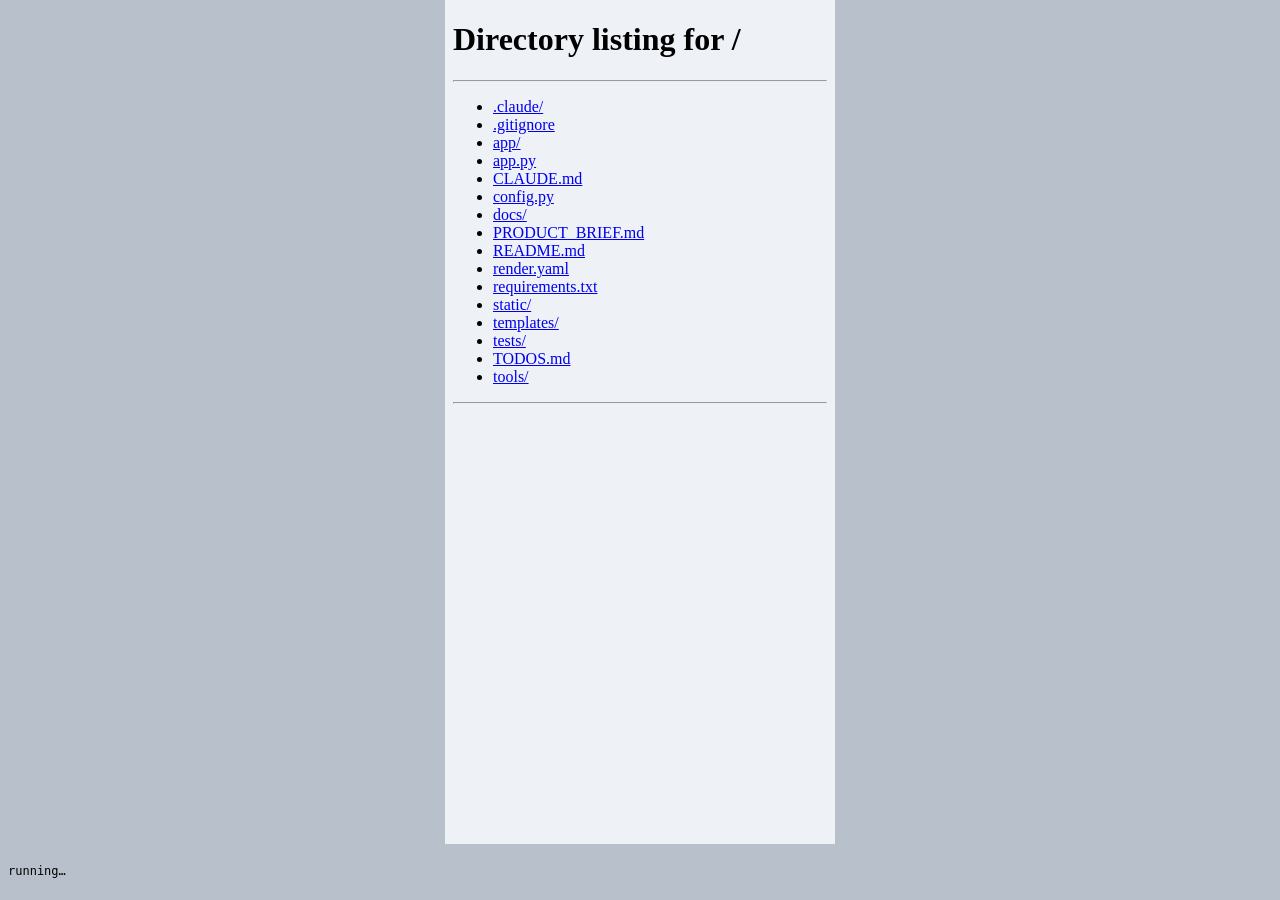
<file: docs/overnight/mockups/qa-chrome.html>
<!DOCTYPE html>
<!--
  QA-CHROME — measures the REAL app's phone CHROME at a true phone width.

  Sibling of qa-frame.html (which measures the calendar). Same two tricks,
  for the same two reasons:

  1. `google-chrome --headless --window-size=390,844` does NOT give a 390px
     viewport — Chrome clamps its window to a 500px minimum on Linux, so a
     phone pass driven that way measures 500px and reports green on a layout
     that breaks at 390. An iframe has no such clamp.
  2. Reading into that iframe needs SAME ORIGIN, which tools/qa-phone-chrome.py
     provides by serving this file and proxying everything else to Flask.

  What "chrome" means here: the frame around the content that is present on
  every view — masthead, the sticky tab bar, the sport filter pills, the
  month arrows, the footer — plus the two things a phone adds that a desktop
  browser never shows you: the notch/home-indicator safe areas, and the fact
  that a finger is ~44px wide.

  Usage: qa-chrome.html?w=390  (see the driver)
-->
<html lang="en">
<head>
<meta charset="utf-8">
<title>qa-chrome</title>
<style>
  html, body { margin: 0; padding: 0; background: #B8C0CC; }
  #stage { width: max-content; margin: 0 auto; background: #EEF1F5;
           position: relative; }
  iframe { display: block; border: 0; }
  pre { font: 12px monospace; padding: 8px; white-space: pre-wrap; }

  /* Notch simulation for the screenshots (?sa=1). The bands mark the zones
     iOS reserves for the status bar and the home indicator; anything the
     app draws underneath one of them is a thing you cannot read or tap. */
  .sa-band {
    position: absolute; left: 0; right: 0;
    background: rgba(211, 23, 53, 0.30);
    border: 1px dashed rgba(211, 23, 53, 0.85);
    font: 700 10px/1 monospace; letter-spacing: 0.12em;
    color: #6B0B1B; text-align: center; padding-top: 5px;
    box-sizing: border-box; pointer-events: none;
  }
</style>
</head>
<body>
<div id="stage"><iframe id="f" title="app under test"></iframe></div>
<pre id="qa-out">running…</pre>

<script>
(function () {
    var q = new URLSearchParams(location.search);
    var W = parseInt(q.get("w") || "390", 10);
    var SHOT = q.get("sa") === "1";   /* screenshot mode: draw the bands, skip asserts */
    var SCROLL = parseInt(q.get("scroll") || "0", 10);
    var TAP = 44;          /* the documented minimum, --tap-min in style.css */

    /* Stand-in inset values. A headless browser never reports real ones, so
       the harness INJECTS them and asserts the layout moved. Numbers are a
       real iPhone 15 in portrait: 59px status bar / 34px home indicator. */
    var SAT = 59, SAB = 34;

    var out = document.getElementById("qa-out");
    var f = document.getElementById("f");
    f.style.width = W + "px";
    f.style.height = "844px";

    var fails = [], notes = [];
    function check(name, ok, detail) {
        (ok ? notes : fails).push((ok ? "PASS  " : "FAIL  ") + name + " — " + detail);
    }
    function finish() {
        out.textContent = fails.concat(notes).join("\n") + "\n" +
            (fails.length ? "RESULT: " + fails.length + " FAILED" : "RESULT: ALL PASS");
        document.title = fails.length ? "QA FAIL" : "QA PASS";
    }

    /* DOM probe rather than a guessed delay (headless-qa rule 1): the app
       fetches before it can draw, and each tab draws on first selection. */
    function waitFor(doc, sel, deadline, done) {
        if (doc.querySelector(sel)) return done(true);
        if (Date.now() > deadline) return done(false);
        setTimeout(function () { waitFor(doc, sel, deadline, done); }, 100);
    }

    /* Every control a thumb can hit. Deliberately NOT "every button": the
       measure is about reachable chrome, so hidden views are skipped by the
       caller and zero-size nodes (display:none) are dropped here. */
    function targets(doc, root) {
        var sel = "button, [role=tab], a[href], input, select, [tabindex]:not([tabindex='-1'])";
        var found = [];
        root.querySelectorAll(sel).forEach(function (n) {
            var r = n.getBoundingClientRect();
            if (r.width < 1 || r.height < 1) return;       /* not on screen */
            found.push({ node: n, rect: r });
        });
        return found;
    }

    function label(n) {
        var t = (n.getAttribute("aria-label") ||
                 n.textContent || "").trim().replace(/\s+/g, " ");
        if (t.length > 22) t = t.slice(0, 22) + "…";
        return (n.className ? "." + String(n.className).split(" ")[0] : n.tagName) +
               (t ? ' "' + t + '"' : "");
    }

    f.addEventListener("load", function () {
        var doc = f.contentDocument;
        var win = f.contentWindow;

        waitFor(doc, ".game-card, .fp-block, .status-message:not(:empty)",
                Date.now() + 25000, function (ready) {
            check("app rendered the front page within 25s", ready,
                  ready ? "found" : "timed out — is the app serving data?");
            if (!ready) return finish();

            if (SHOT) return shotMode(doc, win);

            check("viewport really is " + W + "px", win.innerWidth === W,
                  "innerWidth " + win.innerWidth);

            /* ── 1. Tap targets across every tab ───────────────────────
               A control below 44px in EITHER dimension is a miss risk, so
               both are measured and the worst offenders are named. Tabs are
               visited in turn because three of the four views are
               display:none until selected and measure 0×0 while hidden. */
            var VIEWS = [
                ["front",    "#front-view"],
                ["week",     "#week-view"],
                ["playoffs", "#playoffs-view"],
                ["tables",   "#tables-view"]
            ];
            var small = [], seen = {}, counted = 0;

            function sweep(i, after) {
                if (i >= VIEWS.length) return after();
                var name = VIEWS[i][0], sel = VIEWS[i][1];
                var tab = doc.querySelector('.tab[data-view="' + name + '"]');
                if (tab) tab.click();

                setTimeout(function () {
                    var view = doc.querySelector(sel);
                    var scope = [doc.querySelector("header"),
                                 doc.querySelector(".tab-bar"),
                                 view,
                                 doc.querySelector("footer")];
                    scope.forEach(function (root) {
                        if (!root) return;
                        targets(doc, root).forEach(function (t) {
                            var key = name + "|" + label(t.node) + "|" +
                                      Math.round(t.rect.width) + "x" +
                                      Math.round(t.rect.height);
                            if (seen[key]) return;
                            seen[key] = 1;
                            counted++;
                            if (t.rect.width < TAP - 0.5 || t.rect.height < TAP - 0.5) {
                                small.push(name + " " + label(t.node) + " " +
                                           t.rect.width.toFixed(0) + "x" +
                                           t.rect.height.toFixed(0));
                            }
                        });
                    });
                    sweep(i + 1, after);
                }, 700);
            }

            sweep(0, function () {
                check("every tappable control clears " + TAP + "px",
                      small.length === 0,
                      small.length === 0
                          ? counted + " controls measured, all ≥" + TAP + "px"
                          : small.length + " of " + counted + " under: " +
                            small.join(" · "));

                /* ── 2. The sticky tab bar actually sticks ───────────── */
                doc.querySelector('.tab[data-view="week"]').click();
                setTimeout(function () {
                    win.scrollTo(0, 600);
                    setTimeout(function () {
                        var bar = doc.querySelector(".tab-bar");
                        var r = bar.getBoundingClientRect();
                        check("tab bar stays pinned after a 600px scroll",
                              Math.abs(r.top - stickyTop(win, bar)) < 1.5,
                              "top " + r.top.toFixed(1) + "px, expected " +
                              stickyTop(win, bar).toFixed(1));

                        /* An opaque-enough bar: content scrolling under a
                           see-through bar is the classic phone regression. */
                        var bg = win.getComputedStyle(bar).backgroundColor;
                        var a = /rgba?\([^)]*?,\s*([\d.]+)\s*\)$/.exec(bg);
                        check("tab bar background is near-opaque",
                              !a || parseFloat(a[1]) >= 0.9,
                              "background " + bg);
                        win.scrollTo(0, 0);
                        setTimeout(overflowPass, 150);
                    }, 200);
                }, 400);
            });

            /* Sticky top = whatever CSS pins it to, resolved live rather
               than assumed 0 — the fix moves it to the safe-area inset. */
            function stickyTop(w, el) {
                var t = w.getComputedStyle(el).top;
                var n = parseFloat(t);
                return isNaN(n) ? 0 : n;
            }

            /* ── 3. No sideways scroll on any tab ─────────────────────
               Measured per view, because a wide table in Tables cannot be
               seen from the Home page. */
            function overflowPass() {
                var bad = [];
                var i = 0;
                (function next() {
                    if (i >= VIEWS.length) {
                        check("no horizontal overflow on any tab", bad.length === 0,
                              bad.length === 0 ? "all four tabs fit " + W + "px"
                                               : bad.join(" · "));
                        return safeAreaPass();
                    }
                    var name = VIEWS[i][0];
                    doc.querySelector('.tab[data-view="' + name + '"]').click();
                    setTimeout(function () {
                        var sw = doc.documentElement.scrollWidth;
                        if (sw > win.innerWidth + 1) {
                            bad.push(name + " scrollWidth " + sw);
                        }
                        i++; next();
                    }, 500);
                })();
            }

            /* ── 4. Does the layout respond to the notch at all? ──────
               index.html sets viewport-fit=cover, which tells iOS to draw
               the page UNDER the status bar and home indicator. That is
               only correct if the CSS then pays the insets back. Headless
               Chrome always reports 0px for env(), so this asserts the
               WIRING: override the inset variables and check that the
               chrome MOVED — and it measures where things landed on screen
               rather than which property changed (headless-qa rule 2), so
               it stays true whichever property carries the offset. */
            function safeAreaPass() {
                doc.querySelector('.tab[data-view="front"]').click();
                setTimeout(function () {
                    doc.documentElement.style.setProperty("--sa-top", SAT + "px");
                    doc.documentElement.style.setProperty("--sa-bottom", SAB + "px");

                    setTimeout(function () {
                        win.scrollTo(0, 0);
                        var brand = doc.querySelector(".brand");
                        var bt = brand.getBoundingClientRect().top;
                        check("masthead sits below the status bar", bt >= SAT - 0.5,
                              "brand top " + bt.toFixed(1) + "px, status bar " + SAT + "px");

                        /* The tabs matter WHEN PINNED — unpinned they are
                           already below the masthead, so scrolling first is
                           the only state where this can fail. */
                        win.scrollTo(0, 600);
                        setTimeout(function () {
                            var tab = doc.querySelector(".tab");
                            var tt = tab.getBoundingClientRect().top;
                            check("pinned tabs clear the status bar", tt >= SAT - 0.5,
                                  "first tab top " + tt.toFixed(1) + "px while pinned");

                            var foot = doc.querySelector("footer");
                            var note = doc.querySelector(".footnote");
                            var gap = foot.getBoundingClientRect().bottom -
                                      note.getBoundingClientRect().bottom;
                            check("footer text clears the home indicator",
                                  gap >= SAB - 0.5,
                                  "last line sits " + gap.toFixed(1) +
                                  "px above the page bottom, indicator " + SAB + "px");

                            doc.documentElement.style.removeProperty("--sa-top");
                            doc.documentElement.style.removeProperty("--sa-bottom");
                            win.scrollTo(0, 0);
                            finish();
                        }, 250);
                    }, 200);
                }, 400);
            }
        });
    });

    /* Screenshot mode: put the app in the state a notched iPhone puts it in
       (insets injected, scrolled far enough that the tab bar is pinned) and
       lay the reserved zones over the top so the picture shows what the
       numbers say. No asserts here — the driver shoots the same URL against
       the old CSS and the new one, and the pair IS the evidence. */
    function shotMode(doc, win) {
        doc.documentElement.style.setProperty("--sa-top", SAT + "px");
        doc.documentElement.style.setProperty("--sa-bottom", SAB + "px");
        win.scrollTo(0, SCROLL);

        var stage = document.getElementById("stage");
        var top = document.createElement("div");
        top.className = "sa-band";
        top.style.top = "0";
        top.style.height = SAT + "px";
        top.textContent = "STATUS BAR / NOTCH";
        var bot = document.createElement("div");
        bot.className = "sa-band";
        bot.style.bottom = "0";
        bot.style.height = SAB + "px";
        bot.textContent = "HOME INDICATOR";
        stage.appendChild(top);
        stage.appendChild(bot);

        out.textContent = "shot mode — insets " + SAT + "/" + SAB +
                          "px, scrolled " + SCROLL + "px";
        document.title = "QA SHOT";
    }

    f.src = "/#front";
})();
</script>
</body>
</html>
</file>
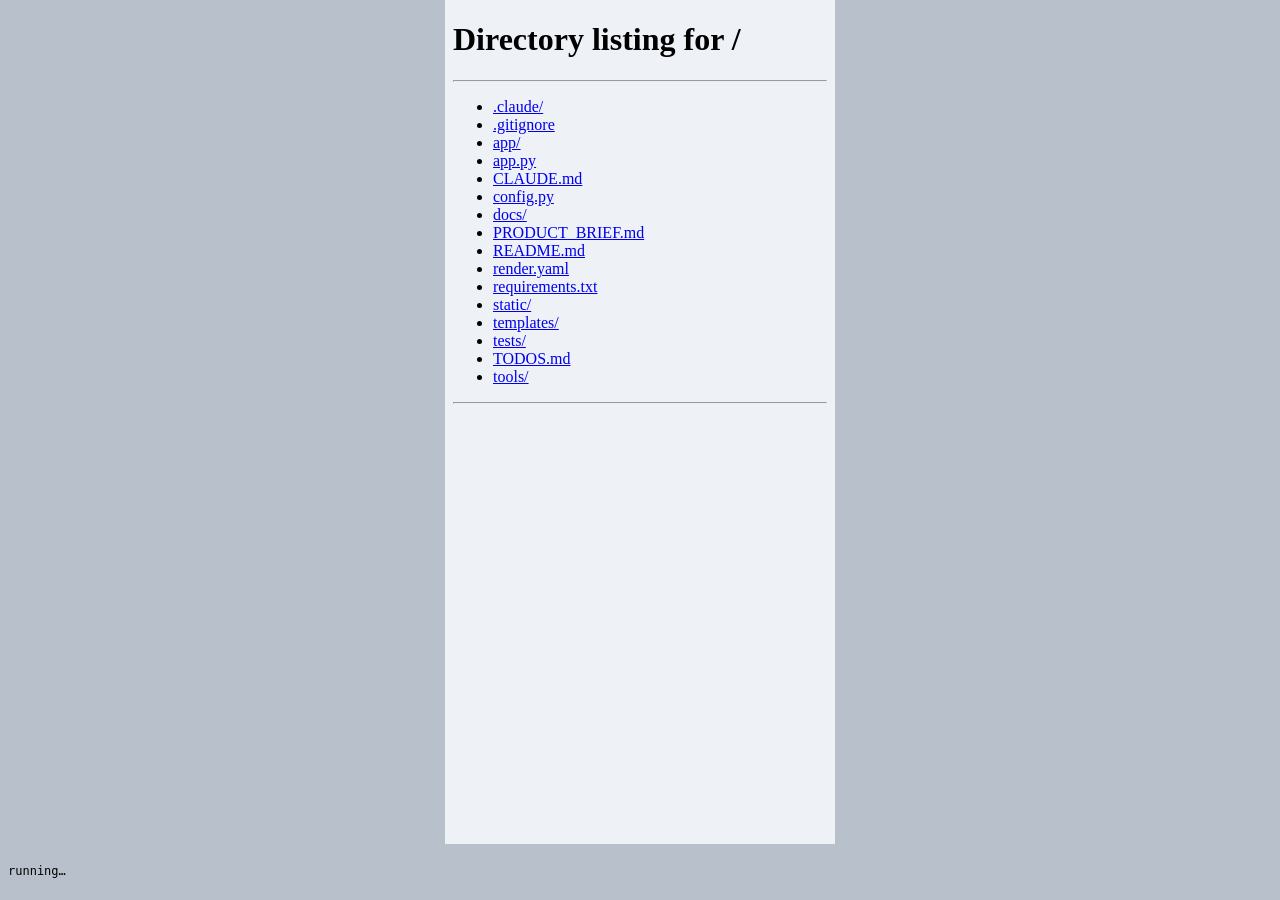
<file: docs/overnight/mockups/qa-frame.html>
<!DOCTYPE html>
<!--
  QA-FRAME — measures the REAL app at a true phone width.

  Two problems this solves at once:

  1. `google-chrome --headless --window-size=390,844` does not give a
     390px viewport. Chrome clamps its window to a 500px minimum on
     Linux, so a phone pass driven that way silently measures 500px and
     reports green on a layout that clips at 390. An iframe has no such
     clamp, so the app inside really does lay out at 390.

  2. Reading into that iframe needs SAME ORIGIN. tools/qa-phone-calendar.py
     serves this file and proxies everything else to the Flask app, so
     this page and the app share one origin and the asserts below can
     touch the app's real DOM and click its real controls.

  Usage: qa-frame.html?w=390&src=/#week  (see the driver)
-->
<html lang="en">
<head>
<meta charset="utf-8">
<title>qa-frame</title>
<style>
  html, body { margin: 0; padding: 0; background: #B8C0CC; }
  #stage { width: max-content; margin: 0 auto; background: #EEF1F5; }
  iframe { display: block; border: 0; }
  pre { font: 12px monospace; padding: 8px; white-space: pre-wrap; }
</style>
</head>
<body>
<div id="stage"><iframe id="f" title="app under test"></iframe></div>
<pre id="qa-out">running…</pre>

<script>
(function () {
    var q = new URLSearchParams(location.search);
    var W = parseInt(q.get("w") || "390", 10);
    var SRC = q.get("src") || "/#week";

    var out = document.getElementById("qa-out");
    var f = document.getElementById("f");
    f.style.width = W + "px";
    f.style.height = "844px";

    var fails = [], notes = [];
    function check(name, ok, detail) {
        (ok ? notes : fails).push((ok ? "PASS  " : "FAIL  ") + name + " — " + detail);
    }

    function finish() {
        out.textContent = fails.concat(notes).join("\n") + "\n" +
            (fails.length ? "RESULT: " + fails.length + " FAILED" : "RESULT: ALL PASS");
        document.title = fails.length ? "QA FAIL" : "QA PASS";
    }

    /* The app fetches its schedule before it can draw anything, so poll
       for the grid rather than assuming a fixed settle time. A DOM probe
       beats a guessed delay (headless-qa rule 1). */
    function waitFor(doc, sel, deadline, done) {
        if (doc.querySelector(sel)) return done(true);
        if (Date.now() > deadline) return done(false);
        setTimeout(function () { waitFor(doc, sel, deadline, done); }, 100);
    }

    f.addEventListener("load", function () {
        var doc = f.contentDocument;
        var win = f.contentWindow;

        waitFor(doc, ".month-grid", Date.now() + 20000, function (ready) {
            check("app rendered a month grid within 20s", ready,
                  ready ? "found" : "timed out — is the app serving data?");
            if (!ready) return finish();

            check("viewport really is " + W + "px", win.innerWidth === W,
                  "innerWidth " + win.innerWidth);

            var cells = doc.querySelectorAll(".mg-cell");
            check("grid has a full month of cells", cells.length >= 28,
                  cells.length + " cells");

            check("no horizontal overflow",
                  doc.documentElement.scrollWidth <= win.innerWidth + 1,
                  "scrollWidth " + doc.documentElement.scrollWidth +
                  " vs viewport " + win.innerWidth);

            /* Monday-first. The padded range the server sends always
               starts on a Monday, so a Sunday-first header row mislabels
               every column by one day — which the first mockup did. */
            var dow = doc.querySelectorAll(".mg-dow");
            check("weekday headers start on Monday",
                  dow.length === 7 &&
                  dow[0].textContent.trim().toLowerCase() === "mon",
                  Array.prototype.map.call(dow, function (d) {
                      return d.textContent.trim();
                  }).join(" "));

            var minH = Infinity, minW = Infinity;
            cells.forEach(function (c) {
                var r = c.getBoundingClientRect();
                if (r.height < minH) minH = r.height;
                if (r.width < minW) minW = r.width;
            });
            check("cell height clears the 44px tap target", minH >= 44,
                  "smallest cell " + minW.toFixed(1) + " x " + minH.toFixed(1));

            /* Measure each MARK, not the row that holds them: the row is
               a nowrap flex container, so it stays inside the cell while
               its children spill. That exact mistake passed green on a
               visibly clipped "+10" earlier today. */
            var spill = 0, worst = "";
            cells.forEach(function (c) {
                var cr = c.getBoundingClientRect();
                c.querySelectorAll(".mg-dots > *").forEach(function (kid) {
                    var kr = kid.getBoundingClientRect();
                    if (kr.left < cr.left - 0.5 || kr.right > cr.right + 0.5) {
                        spill++;
                        worst = c.getAttribute("aria-label");
                    }
                });
            });
            check("day marks stay inside their cell", spill === 0,
                  spill === 0 ? "0 across " + cells.length + " cells"
                              : spill + " spill, e.g. " + worst);

            /* Option B: the grid ADDS a layer, it does not replace the
               list. Both must be on screen. */
            var days = doc.querySelectorAll(".mobile-day");
            check("the rolling day list is still there", days.length > 0,
                  days.length + " day blocks below the grid");

            /* And the grid must steer it. Pick a cell that is not the
               current selection, click it, and the list's first day has
               to be that date. */
            var target = null;
            cells.forEach(function (c) {
                if (!target && !c.classList.contains("selected") &&
                    !c.classList.contains("outside")) target = c;
            });
            if (!target) {
                check("tapping a day moves the list", false, "no tappable cell found");
                return finish();
            }
            var wantDay = target.getAttribute("aria-label").split(",")[1].trim();
            target.click();

            setTimeout(function () {
                var first = doc.querySelector(".mobile-day-name");
                var got = first ? first.textContent.trim() : "(none)";
                /* Case-tolerant: these headers are text-transform:
                   uppercase, so innerText lies about their case. */
                var wantShort = wantDay.replace(/^(\w{3})\w*/, "$1").toLowerCase();
                check("tapping a day moves the list to that day",
                      got.toLowerCase().indexOf(wantShort) !== -1,
                      "tapped " + wantDay + ", list starts \"" + got + "\"");
                finish();
            }, 400);
        });
    });

    f.src = SRC;
})();
</script>
</body>
</html>
</file>
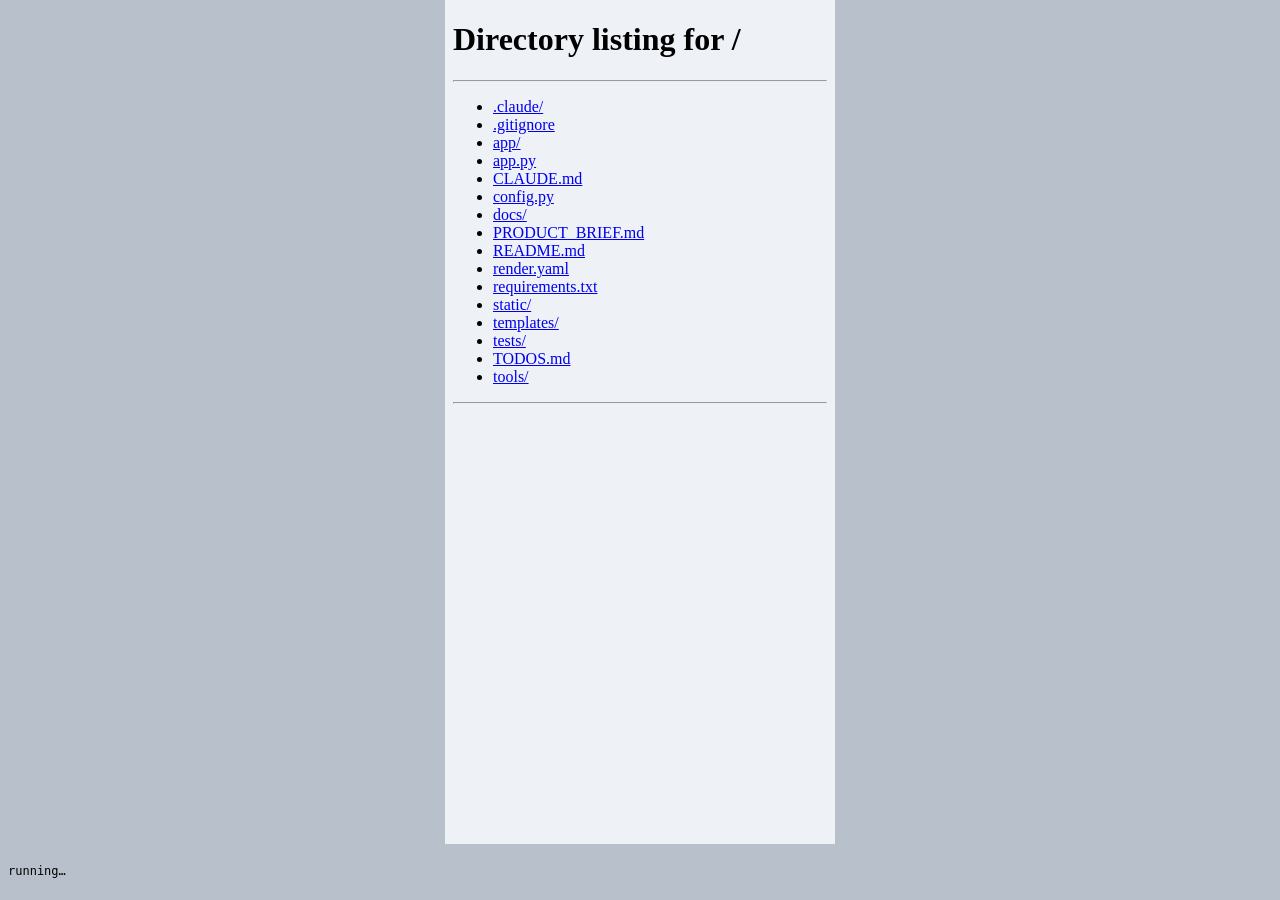
<file: docs/overnight/mockups/qa-intel.html>
<!DOCTYPE html>
<!--
  QA-INTEL — drives the tactical-read flow at a true phone width.

  Why this one exists: this is the most expensive thing in the app. Pressing
  the read button spends money on the Anthropic API, and it is the one
  feature the whole hub is built around (brief D3). It has never been driven
  on a phone. Whatever Dylan sees the first time he presses that button on
  his handset is whatever it happens to look like.

  It runs at $0. With no ANTHROPIC_API_KEY in the environment the server
  returns canned sections in the SAME shape a real read has, so the entire
  pipeline — button, background thread, polling, rendering — is exercised
  without a single token spent. Setting the key is Dylan's step, not a
  lane's.

  Getting to the button takes real navigation: the read only appears on an
  upcoming soccer or NFL game, and the loaded month is all finished World
  Cup matches, so the harness pages the Calendar forward until it finds one.

  Usage: qa-intel.html?w=390  (see tools/qa-phone-intel.py)
-->
<html lang="en">
<head>
<meta charset="utf-8">
<title>qa-intel</title>
<style>
  html, body { margin: 0; padding: 0; background: #B8C0CC; }
  #stage { width: max-content; margin: 0 auto; background: #EEF1F5; }
  iframe { display: block; border: 0; }
  pre { font: 12px monospace; padding: 8px; white-space: pre-wrap; }
</style>
</head>
<body>
<div id="stage"><iframe id="f" title="app under test"></iframe></div>
<pre id="qa-out">running…</pre>

<script>
(function () {
    var q = new URLSearchParams(location.search);
    var W = parseInt(q.get("w") || "390", 10);
    var SHOT = q.get("shot") === "1";
    var MAX_MONTHS = 3;          /* how far forward to look for a fixture */

    var out = document.getElementById("qa-out");
    var f = document.getElementById("f");
    f.style.width = W + "px";
    f.style.height = "844px";

    var fails = [], notes = [], gameId = null;
    function check(name, ok, detail) {
        (ok ? notes : fails).push((ok ? "PASS  " : "FAIL  ") + name + " — " + detail);
    }
    function finish() {
        out.textContent = fails.concat(notes).join("\n") +
            "\nDROVE GAME: " + (gameId || "(none)") + "\n" +
            (fails.length ? "RESULT: " + fails.length + " FAILED" : "RESULT: ALL PASS");
        document.title = fails.length ? "QA FAIL" : "QA PASS";
    }
    /* Counts TICKS, not wall-clock. The other harnesses use a Date.now()
       deadline and that is fine for them; it is wrong here. Headless Chrome
       runs on a virtual clock that races ahead whenever the page is idle, so
       a "60 second" deadline can expire in a blink while the real HTTP
       round-trips it is waiting on have not landed. That is exactly how the
       first run of this pass reported "no read within 60s" against a server
       that had in fact answered instantly. Ticks yield to the event loop the
       same way but cannot be outrun by the clock. */
    function waitFor(doc, sel, ticks, done) {
        if (doc.querySelector(sel)) return done(true);
        if (ticks <= 0) return done(false);
        setTimeout(function () { waitFor(doc, sel, ticks - 1, done); }, 120);
    }
    function label(n) {
        var cls = n.className ? "." + String(n.className).split(" ")[0] : n.tagName;
        var txt = (n.textContent || "").trim().replace(/\s+/g, " ");
        return cls + (txt ? ' "' + (txt.length > 30 ? txt.slice(0, 30) + "…" : txt) + '"' : "");
    }
    /* Same two-bucket scan the card pass uses: text cut with no ellipsis is
       silently gone; text cut with one is announced but still unreadable. */
    function scan(win, root, into) {
        root.querySelectorAll("*").forEach(function (n) {
            var over = n.scrollWidth - n.clientWidth;
            if (over <= 1) return;
            var cs = win.getComputedStyle(n);
            if (cs.overflowX !== "hidden" && cs.overflowX !== "clip") return;
            (cs.textOverflow === "ellipsis" ? into.ellipsis : into.silent)
                .push(label(n) + " loses " + over + "px");
        });
    }

    f.addEventListener("load", function () {
        var doc = f.contentDocument;
        var win = f.contentWindow;

        waitFor(doc, ".month-grid", 250, function (ready) {
            check("the calendar loaded", ready,
                  ready ? "month grid drawn" : "timed out");
            if (!ready) return finish();
            hunt(doc, win, 0);
        });
    });

    /* Page forward a month at a time until a card turns up that carries a
       read button. `.read-btn` only exists on upcoming soccer/NFL games, so
       its presence IS the condition — no need to reason about statuses. */
    function hunt(doc, win, monthsTried) {
        var card = firstIntelCard(doc);
        if (card) return open(doc, win, card);
        if (monthsTried >= MAX_MONTHS) {
            check("found an upcoming game with a tactical read",
                  false,
                  "none within " + MAX_MONTHS + " months of the loaded window");
            return finish();
        }
        doc.getElementById("btn-next").click();
        setTimeout(function () {
            waitFor(doc, ".game-card", 170, function () {
                hunt(doc, win, monthsTried + 1);
            });
        }, 1200);
    }

    function firstIntelCard(doc) {
        var cards = doc.querySelectorAll(".game-card");
        for (var i = 0; i < cards.length; i++) {
            /* The intel block is built lazily on first expand, so a closed
               card cannot be inspected for it. Upcoming cards render the
               `.upcoming` layout — that is the cheap pre-filter. */
            if (cards[i].querySelector(".upcoming")) return cards[i];
        }
        return null;
    }

    function open(doc, win, card) {
        gameId = card.dataset.gameId || "(no id)";
        card.click();                                  /* expand + lazy-init */
        /* Either state is legitimate and both are worth covering: a game
           with no read yet shows `.read-btn`, and one whose read is already
           cached shows the sections plus a "Refresh read" link instead. The
           first version of this pass waited only for the button, so the
           screenshot run — which came after the measuring run had already
           generated a read — timed out against a perfectly healthy page. */
        waitFor(doc, ".read-btn, .intel-read .read-h", 210, function (found) {
            var cached = !doc.querySelector(".read-btn");
            check("an upcoming game offers a tactical read", found,
                  !found ? "expanded game " + gameId + " and found neither a "
                           + "read button nor a cached read"
                         : (cached ? "read already cached for game " + gameId
                                   : "read button present on game " + gameId));
            if (!found) return finish();
            if (cached) return measure(doc, win);

            /* The facts panel is the free half and loads on its own. */
            waitFor(doc, ".intel-facts .fact-row, .intel-facts .intel-hint",
                    210, function () {
                var btn = doc.querySelector(".read-btn");
                var r = btn.getBoundingClientRect();
                check("the read button clears 44px", r.height >= 43.5,
                      "read button " + r.width.toFixed(0) + "x" +
                      r.height.toFixed(0));

                btn.click();
                /* Did the handler actually run? A synthetic .click() that
                   silently does nothing looks identical to a server that
                   never answered, and the two need different fixes. */
                check("the click reached the button's handler",
                      btn.disabled || btn.textContent.indexOf("Start") === 0,
                      'button reads "' + btn.textContent + '", disabled=' +
                      btn.disabled);
                /* The server generates on a background thread and the page
                   polls every 3s, so this waits on the RESULT, not a delay. */
                waitFor(doc, ".intel-read .read-h", 500, function (done) {
                    check("pressing the button produces a read", done,
                          done ? "sections rendered"
                               : "no sections after 500 polls — is the server "
                                 + "generating? (dry-run needs no API key)");
                    if (!done) return finish();
                    measure(doc, win);
                });
            });
        });
    }

    function measure(doc, win) {
        var intel = doc.querySelector(".gd-intel");
        var sections = doc.querySelectorAll(".intel-read .read-h");
        check("the read has more than one section", sections.length > 1,
              sections.length + " sections");

        var loss = { silent: [], ellipsis: [] };
        scan(win, intel, loss);
        check("nothing in the intel panel is cut silently",
              loss.silent.length === 0,
              loss.silent.length === 0 ? "clean"
                  : loss.silent.length + ": " + loss.silent.slice(0, 6).join(" · "));
        check("truncated-with-ellipsis in the intel panel, for the record", true,
              loss.ellipsis.length === 0 ? "none"
                  : loss.ellipsis.length + ": " +
                    loss.ellipsis.slice(0, 4).join(" · "));

        /* Nothing may push the panel wider than the card that holds it. */
        var card = intel.closest(".game-card");
        var cr = card.getBoundingClientRect();
        var spill = [];
        intel.querySelectorAll("*").forEach(function (n) {
            var r = n.getBoundingClientRect();
            if (r.width < 1) return;
            if (r.right > cr.right + 0.5 || r.left < cr.left - 0.5) {
                spill.push(label(n));
            }
        });
        check("nothing in the intel panel spills out of the card",
              spill.length === 0,
              spill.length === 0 ? "clean" : spill.slice(0, 4).join(" · "));

        /* Prose in a 390px column: a body line much past ~45 characters of
           actual rendered width means the column is wider than the card,
           which the spill check would have caught — so what matters here is
           the opposite failure, a line box so narrow it is unreadable. */
        var narrow = [];
        doc.querySelectorAll(".intel-read .read-p, .intel-read .read-ul li")
           .forEach(function (n) {
            var r = n.getBoundingClientRect();
            if (r.width > 0 && r.width < 200) narrow.push(label(n) +
                " only " + r.width.toFixed(0) + "px wide");
        });
        check("read text has a readable column width", narrow.length === 0,
              narrow.length === 0 ? "all body text ≥200px wide"
                  : narrow.slice(0, 3).join(" · "));

        /* Every control the panel offers, not just the one we pressed. The
           one that matters most is "Refresh read": it re-spends, so a
           mis-tap there costs money rather than a wasted second. */
        var small = [];
        intel.querySelectorAll("button, a[href], textarea").forEach(function (n) {
            var r = n.getBoundingClientRect();
            if (r.width < 1 || r.height < 1) return;
            if (r.height < 43.5) {
                small.push(label(n) + " " + r.width.toFixed(0) + "x" +
                           r.height.toFixed(0));
            }
        });
        check("every control in the intel panel clears 44px",
              small.length === 0,
              small.length === 0 ? "all clear" : small.join(" · "));

        if (SHOT) {
            doc.querySelector(".gd-intel").scrollIntoView();
            setTimeout(function () {
                var h = Math.max(doc.documentElement.scrollHeight,
                                 doc.body.scrollHeight);
                f.style.height = Math.min(h, 2400) + "px";
                finish();
            }, 250);
            return;
        }
        finish();
    }

    f.src = "/#week";
})();
</script>
</body>
</html>
</file>
<file: docs/overnight/mockups/fonts.css>
/* Google Fonts (Saira Condensed / Instrument Sans / JetBrains Mono), latin subset,
   inlined as data URIs. The published Artifact runs under a strict CSP that blocks
   every external host, so a CDN <link> would silently fall back to system fonts --
   and the condensed-italic display face IS the app's identity. Generated by
   tools/build-overnight-artifact.py; do not hand-edit. */
/* latin */
@font-face {
  font-family: 'Instrument Sans';
  font-style: normal;
  font-weight: 400;
  font-stretch: 100%;
  font-display: swap;
  src: url([data-uri]) format('woff2');
  unicode-range: U+0000-00FF, U+0131, U+0152-0153, U+02BB-02BC, U+02C6, U+02DA, U+02DC, U+0304, U+0308, U+0329, U+2000-206F, U+20AC, U+2122, U+2191, U+2193, U+2212, U+2215, U+FEFF, U+FFFD;
}
/* latin */
@font-face {
  font-family: 'Instrument Sans';
  font-style: normal;
  font-weight: 500;
  font-stretch: 100%;
  font-display: swap;
  src: url([data-uri]) format('woff2');
  unicode-range: U+0000-00FF, U+0131, U+0152-0153, U+02BB-02BC, U+02C6, U+02DA, U+02DC, U+0304, U+0308, U+0329, U+2000-206F, U+20AC, U+2122, U+2191, U+2193, U+2212, U+2215, U+FEFF, U+FFFD;
}
/* latin */
@font-face {
  font-family: 'Instrument Sans';
  font-style: normal;
  font-weight: 600;
  font-stretch: 100%;
  font-display: swap;
  src: url([data-uri]) format('woff2');
  unicode-range: U+0000-00FF, U+0131, U+0152-0153, U+02BB-02BC, U+02C6, U+02DA, U+02DC, U+0304, U+0308, U+0329, U+2000-206F, U+20AC, U+2122, U+2191, U+2193, U+2212, U+2215, U+FEFF, U+FFFD;
}
/* latin */
@font-face {
  font-family: 'JetBrains Mono';
  font-style: normal;
  font-weight: 400;
  font-display: swap;
  src: url([data-uri]) format('woff2');
  unicode-range: U+0000-00FF, U+0131, U+0152-0153, U+02BB-02BC, U+02C6, U+02DA, U+02DC, U+0304, U+0308, U+0329, U+2000-206F, U+20AC, U+2122, U+2191, U+2193, U+2212, U+2215, U+FEFF, U+FFFD;
}
/* latin */
@font-face {
  font-family: 'JetBrains Mono';
  font-style: normal;
  font-weight: 500;
  font-display: swap;
  src: url([data-uri]) format('woff2');
  unicode-range: U+0000-00FF, U+0131, U+0152-0153, U+02BB-02BC, U+02C6, U+02DA, U+02DC, U+0304, U+0308, U+0329, U+2000-206F, U+20AC, U+2122, U+2191, U+2193, U+2212, U+2215, U+FEFF, U+FFFD;
}
/* latin */
@font-face {
  font-family: 'Saira Condensed';
  font-style: normal;
  font-weight: 600;
  font-display: swap;
  src: url([data-uri]) format('woff2');
  unicode-range: U+0000-00FF, U+0131, U+0152-0153, U+02BB-02BC, U+02C6, U+02DA, U+02DC, U+0304, U+0308, U+0329, U+2000-206F, U+20AC, U+2122, U+2191, U+2193, U+2212, U+2215, U+FEFF, U+FFFD;
}
/* latin */
@font-face {
  font-family: 'Saira Condensed';
  font-style: normal;
  font-weight: 700;
  font-display: swap;
  src: url([data-uri]) format('woff2');
  unicode-range: U+0000-00FF, U+0131, U+0152-0153, U+02BB-02BC, U+02C6, U+02DA, U+02DC, U+0304, U+0308, U+0329, U+2000-206F, U+20AC, U+2122, U+2191, U+2193, U+2212, U+2215, U+FEFF, U+FFFD;
}
</file>
<file: docs/overnight/mockups/calendar.css>
/* ══════════════════════════════════════════════════════════════════
   MOCKUP STYLES — phone month calendar (overnight lane, 2026-07-26)

   This file is INERT. It is never loaded by the app; the two mockup
   pages in this folder load it directly. Nothing here changes what a
   user sees until Dylan keeps the proposal and a later session ports
   the marked block into static/style.css.

   Two zones below:
     ZONE 1 — COPIED VERBATIM from static/style.css so the mockups
              look like the real app. If they drift, style.css wins.
     ZONE 2 — NEW. This is the actual proposal: the month grid, the
              selected-day panel, and the month nav. Only this zone
              would be ported.
   ══════════════════════════════════════════════════════════════════ */

/* ══ ZONE 1 — copied from static/style.css ═══════════════════════ */

/* Tokens live on .phone, NOT :root, so a page can host TWO of these
   side by side (the review Artifact does exactly that) without the two
   token sets fighting over the document root. The mockup pages wrap
   their content in a single .phone and get the same result. */
.phone {
  --page:       #EEF1F5;
  --page-2:     #E3E8EE;
  --surface:    #FFFFFF;
  --surface-2:  #F5F7FA;
  --ink:        #0C1522;
  --ink-2:      #4A5568;
  --ink-3:      #8B96A5;
  --rule:       rgba(12, 21, 34, 0.08);
  --rule-hl:    rgba(12, 21, 34, 0.18);

  --soccer:     #0E7C3A;
  --nba:        #E25A00;
  --nfl:        #2352E0;
  --soccer-2:   #075E2C;
  --nba-2:      #A84300;
  --nfl-2:      #16359C;

  --gold:       #FFC93C;
  --gold-text:  #B45309;
  --slate:      #334155;
  --live:       #D31735;
  --ok:         #0B7285;

  --f-display: "Saira Condensed", "Arial Narrow", sans-serif;
  --f-body:    "Instrument Sans", system-ui, sans-serif;
  --f-mono:    "JetBrains Mono", monospace;

  --r-card: 14px;
  --r-chip: 8px;
  --pad: 18px;
  --tap-min: 44px;
  --ease: cubic-bezier(0.4, 0, 0.2, 1);
  --shadow-card: 0 1px 2px rgba(12, 21, 34, 0.05),
                 0 10px 24px -18px rgba(12, 21, 34, 0.28);
  --shadow-lift: 0 2px 4px rgba(12, 21, 34, 0.06),
                 0 16px 32px -18px rgba(12, 21, 34, 0.32);

  font-family: var(--f-body);
  font-size: 15px;
  background: var(--page);
  color: var(--ink);
  line-height: 1.45;
  -webkit-font-smoothing: antialiased;
  /* The app is a SINGLE LIGHT THEME by Dylan's Jul-15 ruling, so this
     block never gets a dark variant -- even when the page around it
     does. `color-scheme: light` stops a dark-mode browser from
     auto-darkening form controls inside the specimen. */
  color-scheme: light;
}
.phone, .phone *, .phone *::before, .phone *::after {
  box-sizing: border-box;
}
.phone * { margin: 0; padding: 0; }
.phone button { font-family: inherit; }

/* Section tag — the "lower third" device */
.sec-tag {
  display: inline-flex;
  align-items: center;
  gap: 8px;
  background: var(--ink);
  color: #FFFFFF;
  font-family: var(--f-display);
  font-style: italic;
  font-weight: 700;
  font-size: 0.95rem;
  letter-spacing: 0.05em;
  text-transform: uppercase;
  line-height: 1;
  padding: 7px 18px 7px 10px;
  clip-path: polygon(0 0, 100% 0, calc(100% - 9px) 100%, 0 100%);
}
.sec-tag::before {
  content: "";
  width: 5px;
  height: 0.85em;
  background: var(--gold);
  transform: skewX(-12deg);
  flex-shrink: 0;
}

/* Game card + the duel seam signature */
.game-card {
  position: relative;
  background: var(--surface);
  border: 1px solid var(--rule-hl);
  border-radius: var(--r-card);
  padding: 18px var(--pad) 14px;
  box-shadow: var(--shadow-card);
  overflow: hidden;
}
.game-card .rail {
  position: absolute;
  top: 0; left: 0; right: 0;
  height: 5px;
  background: linear-gradient(
    100deg,
    var(--seam-a) 0%, var(--seam-a) 46%,
    var(--surface) 46.5%, var(--surface) 53.5%,
    var(--seam-b) 54%, var(--seam-b) 100%
  );
}
.game-card.sport-soccer     { --seam-a: var(--soccer); --seam-b: var(--soccer-2); }
.game-card.sport-basketball { --seam-a: var(--nba);    --seam-b: var(--nba-2); }
.game-card.sport-football   { --seam-a: var(--nfl);    --seam-b: var(--nfl-2); }
.game-card--post { background: var(--surface-2); }
.game-card--post .rail { opacity: 0.45; }

.gc-kicker {
  display: flex;
  align-items: baseline;
  justify-content: space-between;
  gap: 12px;
  margin-bottom: 12px;
}
.gc-kicker .sport-name {
  font-family: var(--f-display);
  font-weight: 600;
  font-size: 0.88rem;
  letter-spacing: 0.09em;
  text-transform: uppercase;
  color: var(--ink-2);
}
.gc-kicker .broadcast {
  font-family: var(--f-mono);
  font-weight: 500;
  font-size: 0.66rem;
  letter-spacing: 0.04em;
  color: var(--ink-2);
  white-space: nowrap;
}

.upcoming {
  display: grid;
  grid-template-columns: 1fr auto;
  gap: 14px;
  margin-bottom: 12px;
  align-items: center;
}
.up-teams { display: grid; row-gap: 7px; min-width: 0; }
.up-team {
  display: flex;
  align-items: center;
  gap: 11px;
  font-family: var(--f-display);
  font-weight: 600;
  font-size: 1.35rem;
  line-height: 1;
  letter-spacing: 0.01em;
  text-transform: uppercase;
  overflow: hidden;
}
.up-team .up-name { overflow: hidden; text-overflow: ellipsis; white-space: nowrap; }
.up-vs {
  font-family: var(--f-display);
  font-style: italic;
  font-weight: 600;
  font-size: 0.78rem;
  letter-spacing: 0.14em;
  color: var(--ink-3);
  text-transform: uppercase;
  margin: -2px 0;
}
.up-time {
  font-family: var(--f-display);
  font-weight: 700;
  font-size: 2.3rem;
  line-height: 0.85;
  font-variant-numeric: tabular-nums;
  text-align: right;
}
.up-time small {
  display: block;
  font-family: var(--f-mono);
  font-weight: 500;
  font-size: 0.6rem;
  color: var(--ink-2);
  letter-spacing: 0.14em;
  text-transform: uppercase;
  margin-top: 5px;
}

.scoreboard { display: grid; row-gap: 8px; margin-bottom: 12px; }
.sb-row {
  display: grid;
  grid-template-columns: 1fr auto;
  align-items: center;
  gap: 12px;
}
.sb-name {
  font-family: var(--f-display);
  font-weight: 600;
  font-size: 1.45rem;
  line-height: 1;
  letter-spacing: 0.01em;
  text-transform: uppercase;
  overflow: hidden;
  text-overflow: ellipsis;
  white-space: nowrap;
}
.sb-score {
  font-family: var(--f-display);
  font-weight: 700;
  font-size: 2.4rem;
  line-height: 0.85;
  font-variant-numeric: tabular-nums;
  text-align: right;
}
.sb-row.loser .sb-name  { color: var(--ink-2); }
.sb-row.loser .sb-score { color: var(--ink-3); }
.game-card--post.sport-soccer   .sb-row:not(.loser) .sb-score { color: var(--soccer); }
.game-card--post.sport-football .sb-row:not(.loser) .sb-score { color: var(--nfl); }

.gc-meta {
  display: flex;
  flex-wrap: wrap;
  align-items: center;
  gap: 6px 8px;
  padding-top: 11px;
  border-top: 1px solid var(--rule);
}
.tier, .gc-avail {
  font-family: var(--f-body);
  font-weight: 700;
  font-size: 0.68rem;
  letter-spacing: 0.07em;
  text-transform: uppercase;
  padding: 0 10px;
  height: 26px;
  border-radius: var(--r-chip);
  line-height: 1;
  display: inline-flex;
  align-items: center;
  gap: 7px;
  border: 1px solid transparent;
}
.tier.must-watch  { background: var(--ink); color: #FFF; }
.tier.notable     { border-color: var(--rule-hl); color: var(--ink-2); }
.tier.major-event { background: var(--slate); color: #FFF; }
.tier.post-season { background: var(--gold); color: var(--ink); }
.gc-avail.can-watch { color: var(--ink-2); border-color: var(--rule-hl); }
.gc-avail.can-watch .gc-avail-dot { background: var(--ok); }
.gc-avail.will-miss { color: #FFF; background: var(--live); }
.gc-avail.will-miss .gc-avail-dot { background: #FFF; }
.gc-avail-dot { width: 7px; height: 7px; border-radius: 50%; }

/* Rolling 7-day list (mockup B keeps this) */
.mobile-calendar { display: flex; flex-direction: column; padding-bottom: 22px; }
.list-tag-row { padding: 22px var(--pad) 0; }
.mobile-day { padding-top: 6px; }
.mobile-day + .mobile-day { border-top: 1px solid var(--rule-hl); }
.mobile-day-header {
  padding: 22px var(--pad) 10px;
  display: flex;
  align-items: baseline;
  justify-content: space-between;
  gap: 10px;
}
.mobile-day-name {
  font-family: var(--f-display);
  font-style: italic;
  font-weight: 700;
  font-size: 1.55rem;
  line-height: 1;
  letter-spacing: 0.02em;
  text-transform: uppercase;
  display: flex;
  align-items: center;
  gap: 10px;
  flex-wrap: wrap;
}
.mobile-day-count {
  font-family: var(--f-mono);
  font-size: 0.66rem;
  color: var(--ink-2);
  letter-spacing: 0.08em;
  text-transform: uppercase;
  white-space: nowrap;
}
.mobile-day-off { font-size: 0.88rem; color: var(--ink-2); padding: 0 var(--pad) 16px; }
.mobile-day-games {
  padding: 2px var(--pad) 18px;
  display: flex;
  flex-direction: column;
  gap: 12px;
}
.mobile-today-badge {
  font-family: var(--f-body);
  font-style: normal;
  font-weight: 700;
  font-size: 0.6rem;
  letter-spacing: 0.1em;
  background: var(--gold);
  color: var(--ink);
  padding: 3px 8px;
  border-radius: var(--r-chip);
}

/* ══ ZONE 2 — NEW. This block is the proposal. ═══════════════════
   A 7-column month grid sized for a 390px phone. Constraints that
   drove every number here:
     - 390px screen - (2 x 18px page inset) = 354px of grid width.
     - 354 / 7 = 50.6px per column, so a day cell is ~50px wide. A
       game card cannot live in that; only a number and dots can.
     - Cells are separated by 1px hairlines instead of gaps, because
       at 50px a 4px gap is 8% of the cell.
     - 6 week rows x 52px + a 22px weekday header = ~334px, which
       clears the fold on a 390x844 phone with the masthead above it.
   ═══════════════════════════════════════════════════════════════ */

.month-nav {
  display: flex;
  align-items: center;
  justify-content: space-between;
  gap: 10px;
  padding: 14px var(--pad) 12px;
}
.month-nav-label {
  font-family: var(--f-display);
  font-weight: 700;
  font-size: 1.45rem;
  line-height: 1;
  letter-spacing: 0.03em;
  text-transform: uppercase;
}
.month-nav-btn {
  width: var(--tap-min);
  height: var(--tap-min);
  border: 1px solid var(--rule-hl);
  background: var(--surface);
  border-radius: var(--r-chip);
  color: var(--ink);
  font-family: var(--f-display);
  font-weight: 700;
  font-size: 1.2rem;
  line-height: 1;
  cursor: pointer;
}
.month-nav-btn:active { background: var(--page-2); }

/* The grid itself. The 1px hairline between cells is drawn by the
   container background showing through a 1px gap — cheaper than a
   border per cell, and it never doubles up at the seams. */
.month-grid {
  display: grid;
  grid-template-columns: repeat(7, 1fr);
  gap: 1px;
  background: var(--rule-hl);
  border-top: 1px solid var(--rule-hl);
  border-bottom: 1px solid var(--rule-hl);
  margin: 0 var(--pad);
}
.mg-dow {
  background: var(--page);
  text-align: center;
  padding: 5px 0 6px;
  font-family: var(--f-mono);
  font-weight: 500;
  font-size: 0.58rem;
  letter-spacing: 0.1em;
  text-transform: uppercase;
  color: var(--ink-2);
}

.mg-cell {
  background: var(--surface);
  min-height: 52px;
  padding: 5px 0 6px;
  display: flex;
  flex-direction: column;
  align-items: center;
  gap: 4px;
  border: 0;
  cursor: pointer;
  font: inherit;
  color: inherit;
}
.mg-cell.outside { background: var(--page-2); }
.mg-cell.outside .mg-num { color: var(--ink-3); }
.mg-cell:disabled { cursor: default; }

.mg-num {
  font-family: var(--f-display);
  font-weight: 600;
  font-size: 1.05rem;
  line-height: 1;
  font-variant-numeric: tabular-nums;
  width: 22px;
  height: 20px;
  display: flex;
  align-items: center;
  justify-content: center;
}
/* Today gets the ink chip with the same angled trailing edge as the
   section tags, so "now" reads in the app's own broadcast language
   rather than as a generic circle. */
.mg-cell.is-today .mg-num {
  background: var(--ink);
  color: #FFF;
  clip-path: polygon(0 0, 100% 0, calc(100% - 4px) 100%, 0 100%);
}
/* Selection is a ring, never a fill — a filled selection would fight
   the today chip on the day they are the same cell. */
.mg-cell.selected { box-shadow: inset 0 0 0 2px var(--ink); }

.mg-dots {
  display: flex;
  align-items: center;
  justify-content: center;
  gap: 3px;
  min-height: 7px;
  flex-wrap: nowrap;
}
/* Played vs still-to-come is a SHAPE difference, not a faded one.
   Fading the dot was the first attempt and it failed twice over: at 5px
   a 32%-opacity mark is nearly invisible on a white cell, and no opacity
   that still reads as "dimmed" can clear the 3:1 contrast this palette
   is documented as meeting (--nfl at 55% over white measures ~2.5:1).
   A hollow ring keeps the sport colour at full strength, reads at a
   glance, and survives colour-blindness — which an opacity step does
   not. Dots go to 6px so the 1.5px ring has room. */
.mg-dot {
  width: 6px;
  height: 6px;
  border-radius: 50%;
  flex-shrink: 0;
  background: currentColor;
}
.mg-dot.soccer     { color: var(--soccer); }
.mg-dot.football   { color: var(--nfl); }
.mg-dot.basketball { color: var(--nba); }
.mg-dot.dimmed {
  background: transparent;
  box-shadow: inset 0 0 0 1.5px currentColor;
}
/* The game count. Deliberately a touch larger than the first draft
   (0.54rem): once the dots stopped counting games and started naming
   sports, this number became the "how busy is that day" signal and
   was the smallest thing on the screen carrying the most meaning. */
.mg-more {
  font-family: var(--f-mono);
  font-weight: 500;
  font-size: 0.63rem;
  color: var(--ink-2);
  line-height: 1;
  margin-left: 1px;
}

/* Legend — three sport dots, so the colours are not a private code */
.mg-legend {
  display: flex;
  align-items: center;
  gap: 14px;
  padding: 9px var(--pad) 2px;
  font-family: var(--f-mono);
  font-size: 0.6rem;
  letter-spacing: 0.06em;
  text-transform: uppercase;
  color: var(--ink-2);
}
.mg-legend span { display: inline-flex; align-items: center; gap: 6px; }
.mg-legend-num { font-weight: 500; color: var(--ink); }

/* Selected-day panel — sits BELOW the whole grid, which is the shape
   the desktop view already uses (renderDetail). Same app, same idea,
   one less thing to learn. */
.day-panel { padding: 4px 0 26px; }
.day-panel-head {
  display: flex;
  align-items: baseline;
  justify-content: space-between;
  gap: 10px;
  padding: 18px var(--pad) 12px;
}
.day-panel-date {
  font-family: var(--f-display);
  font-style: italic;
  font-weight: 700;
  font-size: 1.5rem;
  line-height: 1;
  letter-spacing: 0.02em;
  text-transform: uppercase;
}
.day-panel-count {
  font-family: var(--f-mono);
  font-size: 0.66rem;
  color: var(--ink-2);
  letter-spacing: 0.08em;
  text-transform: uppercase;
  white-space: nowrap;
}
.day-panel-games {
  padding: 0 var(--pad);
  display: flex;
  flex-direction: column;
  gap: 12px;
}
.day-panel-empty {
  padding: 0 var(--pad) 8px;
  font-size: 0.88rem;
  color: var(--ink-2);
}

/* ══ Mockup chrome — NOT part of the proposal ════════════════════
   Masthead + the note strip exist so the mockup reads as the app on
   a phone. They are throwaway; nothing here gets ported. */
.mock-mast {
  padding: 16px var(--pad) 10px;
  border-bottom: 1px solid var(--rule-hl);
  background: var(--surface);
}
.mock-mast h1 {
  font-family: var(--f-display);
  font-weight: 700;
  font-size: 1.3rem;
  letter-spacing: 0.04em;
  text-transform: uppercase;
  line-height: 1;
}
.mock-tabs {
  display: flex;
  gap: 4px;
  margin-top: 12px;
}
.mock-tabs span {
  font-family: var(--f-display);
  font-weight: 600;
  font-size: 0.9rem;
  letter-spacing: 0.06em;
  text-transform: uppercase;
  color: var(--ink-3);
  padding: 6px 10px;
}
.mock-tabs span.on {
  color: var(--ink);
  box-shadow: inset 0 -3px 0 var(--gold);
}
.mock-note {
  background: var(--ink);
  color: #FFF;
  padding: 10px var(--pad) 11px;
  font-size: 0.76rem;
  line-height: 1.45;
}
.mock-note b { color: var(--gold); }
</file>
